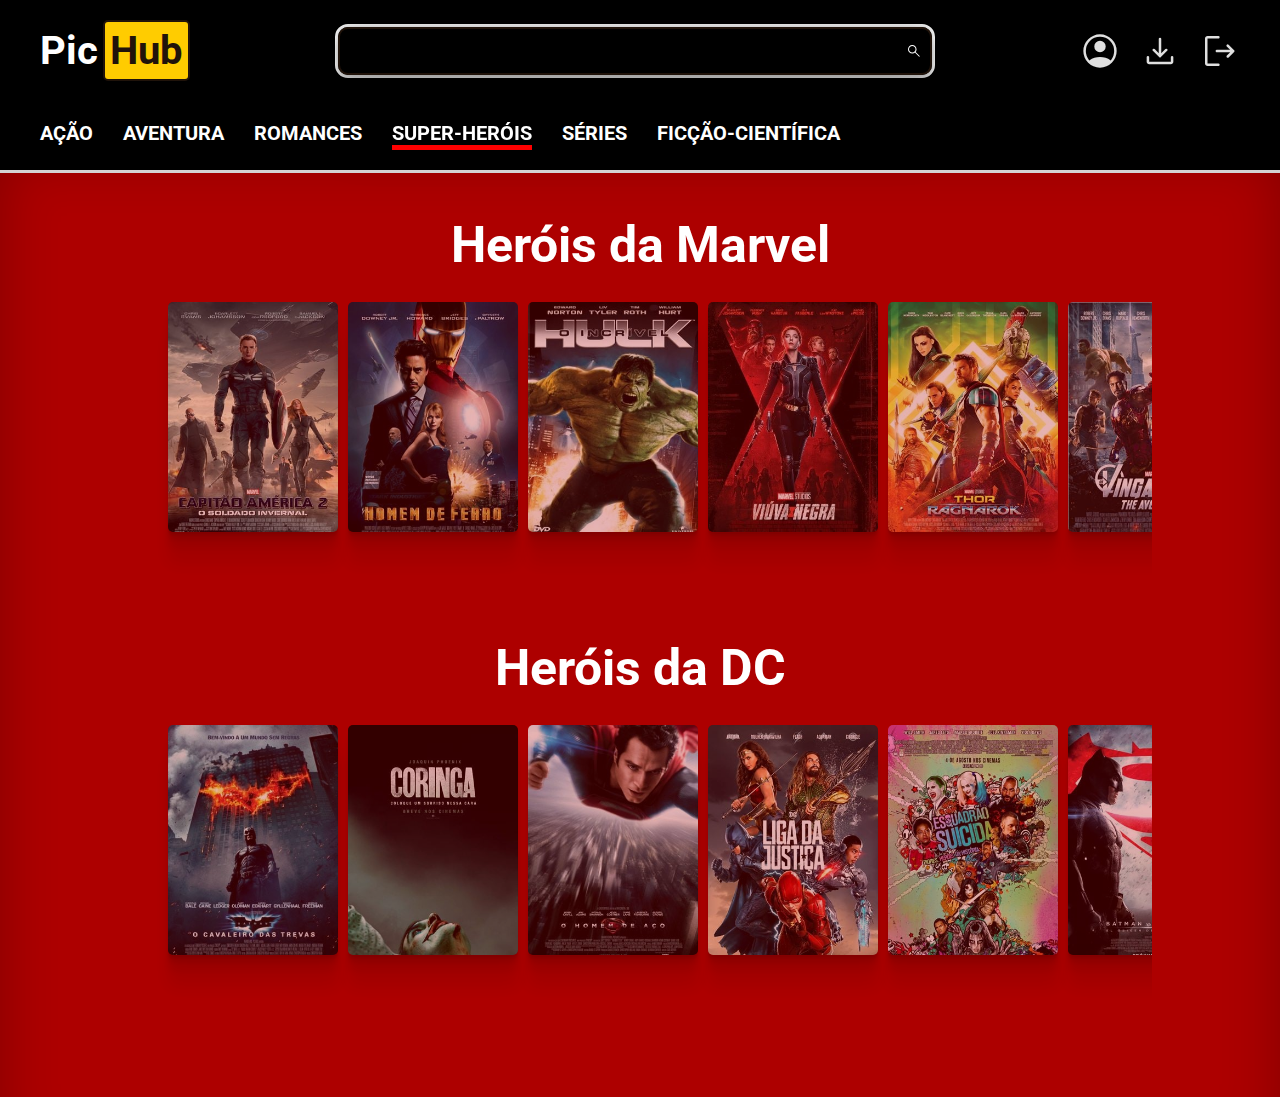
<file: index.html>
<!DOCTYPE html>
<html lang="pt-BR">

<head>
  <meta charset="UTF-8" />
  <meta name="viewport" content="width=device-width, initial-scale=1.0" />
  <link rel="preconnect" href="https://fonts.googleapis.com" />
  <link rel="preconnect" href="https://fonts.gstatic.com" crossorigin />
  <link href="https://fonts.googleapis.com/css2?family=Roboto:wght@400;700&display=swap" rel="stylesheet" />
  <link rel="shortcut icon" href="./assets/icone_pichub.svg" type="image/x-icon" />
  <link rel="stylesheet" href="./css/styles.css" />
  <title>PicHub</title>
</head>

<body>
  <header>
    <figure id="info-logo">
      <figcaption>Pic</figcaption>
      <a href="/">Hub</a>
    </figure>

    <div id="search-group">
      <input>
      <img src="./assets/icone_pesquisa.svg" alt="ícone de pesquisa" width="16px" />
    </div>


    <section id="icons-wrapper">
      <a href="#">
        <img src="./assets/icone_usuario.svg" alt="ícone de usuário" width="40px" />
      </a>
      <a href="https://pirate-bay-proxy.org/pt/">
        <img src="./assets/icone_download.svg" alt="ícone de logout" width="40px" />
      </a>
      <a href="#">
        <img src="./assets/icone_logout.svg" alt="ícone de logout" width="40px" />
      </a>
      <a href="#">
        <img src="./assets/icone_lista.svg" alt="ícone de lista" width="40px" />
      </a>
    </section>

    <nav id="wrapper-navigation">
      <ul>
        <li>
          <a>
            AÇÃO
          </a>
        </li>
        <li>
          <a>
            AVENTURA
          </a>
        </li>
        <li>
          <a>
            ROMANCES
          </a>
        </li>
        <li>
          <a>
            SUPER-HERÓIS
          </a>
        </li>
        <li>
          <a>
            SÉRIES
          </a>
        </li>
        <li>
          <a>
            FICÇÃO-CIENTÍFICA
          </a>
        </li>
      </ul>
    </nav>
  </header>

  <main>
    <h1>Heróis da Marvel</h1>
    <article class="carousel">
      <section class="card-movie">
        <a href="./pages/capitaoAmerica.html">
          <img src="./assets/marvel/capitao-america.jpg" alt="Imagem do filme" />
        </a>
      </section>

      <section class="card-movie">
        <a href="./pages/homemDeFerro.html">
          <img src="./assets/marvel/homem-de-ferro.jpg" alt="Imagem do filme" />
        </a>
      </section>

      <section class="card-movie">
        <a href="./pages/hulk.html">
          <img src="./assets/marvel/hulk.jpg" alt="Imagem do filme" />
        </a>
      </section>

      <section class="card-movie">
        <a href="./pages/viuvaNegra.html">
          <img src="./assets/marvel/viuva-negra.jpg" alt="Imagem do filme" />
        </a>
      </section>

      <section class="card-movie">
        <a href="./pages/thor.html">
          <img src="./assets/marvel/thor.jpg" alt="Imagem do filme" />
        </a>
      </section>

      <section class="card-movie">
        <a href="./pages/vingadores.html">
          <img src="./assets/marvel/vingadores.jpg" alt="Imagem do filme" />
        </a>
      </section>
    </article>

    <h1>Heróis da DC</h1>
    <article class="carousel">
      <section class="card-movie">
        <a href="./pages/batman.html">
          <img src="./assets/dc/batman.jpg" alt="Imagem do filme" />
        </a>
      </section>

      <section class="card-movie">
        <a href="./pages/coringa.html">
          <img src="./assets/dc/coringa.jpg" alt="Imagem do filme" />
        </a>
      </section>

      <section class="card-movie">
        <a href="./pages/superMan.html">
          <img src="./assets/dc/superman.jpg" alt="Imagem do filme" />
        </a>
      </section>

      <section class="card-movie">
        <a href="./pages/ligaDaJustica.html">
          <img src="./assets/dc/liga-da-justica.jpg" alt="Imagem do filme" />
        </a>
      </section>

      <section class="card-movie">
        <a href="./pages/esquadraoSuicida.html">
          <img src="./assets/dc/esquadrao-suicida.jpg" alt="Imagem do filme" />
        </a>
      </section>

      <section class="card-movie">
        <a href="./pages/batmanVsSuperMan.html">
          <img src="./assets/dc/batman-vs-superman.jpg" alt="Imagem do filme" />
        </a>
      </section>
    </article>
  </main>
</body>

</html>
</file>
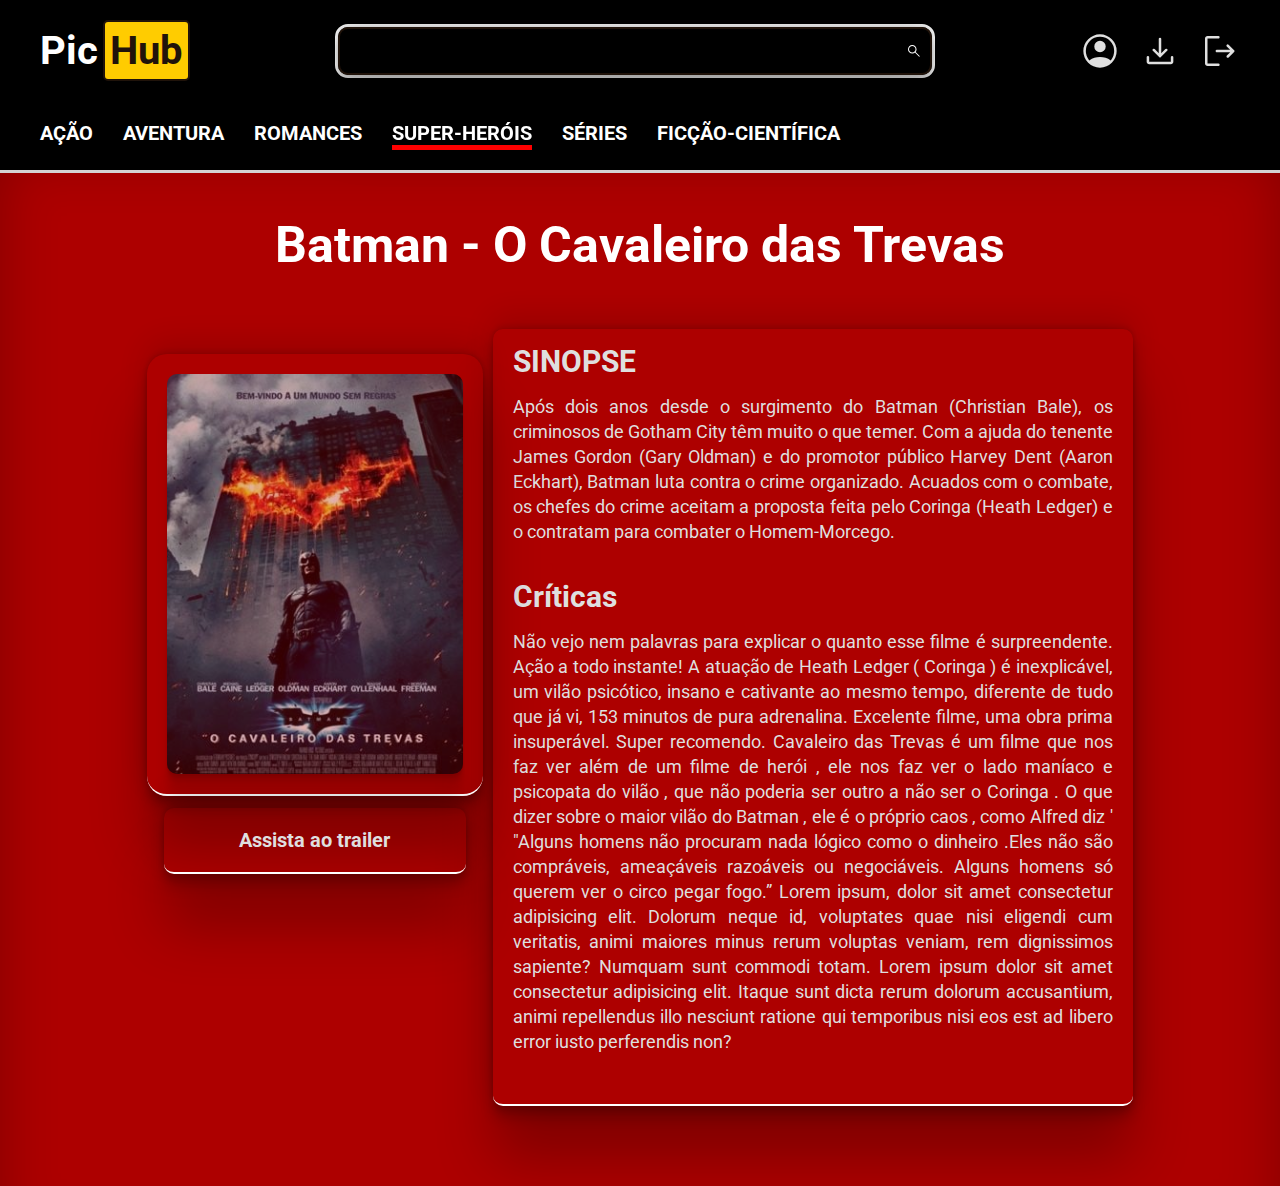
<file: pages/batman.html>
<!DOCTYPE html>
<html lang="pt-BR">

<head>
  <meta charset="UTF-8" />
  <meta name="viewport" content="width=device-width, initial-scale=1.0" />
  <link rel="preconnect" href="https://fonts.googleapis.com" />
  <link rel="preconnect" href="https://fonts.gstatic.com" crossorigin />
  <link href="https://fonts.googleapis.com/css2?family=Roboto:wght@400;700&display=swap" rel="stylesheet" />
  <link rel="shortcut icon" href="../assets/icone_pichub.svg" type="image/x-icon" />
  <link rel="stylesheet" href="../css/styles.css" />
  <title>PicHub</title>
</head>

<body>
 <header>
    <figure id="info-logo">
      <figcaption>Pic</figcaption>
      <a href="/">Hub</a>
    </figure>

    <div id="search-group">
      <input>
      <img src="../assets/icone_pesquisa.svg" alt="ícone de pesquisa" width="16px" />
    </div>


    <section id="icons-wrapper">
      <a href="#">
        <img src="../assets/icone_usuario.svg" alt="ícone de usuário" width="40px" />
      </a>
      <a href="https://pirate-bay-proxy.org/pt/">
        <img src="../assets/icone_download.svg" alt="ícone de logout" width="40px" />
      </a>
      <a href="#">
        <img src="../assets/icone_logout.svg" alt="ícone de logout" width="40px" />
      </a>
      <a href="#">
        <img src="../assets/icone_lista.svg" alt="ícone de lista" width="40px" />
      </a>
    </section>

    <nav id="wrapper-navigation">
      <ul>
        <li>
          <a>
            AÇÃO
          </a>
        </li>
        <li>
          <a>
            AVENTURA
          </a>
        </li>
        <li>
          <a>
            ROMANCES
          </a>
        </li>
        <li>
          <a>
            SUPER-HERÓIS
          </a>
        </li>
        <li>
          <a>
            SÉRIES
          </a>
        </li>
        <li>
          <a>
            FICÇÃO-CIENTÍFICA
          </a>
        </li>
      </ul>
    </nav>
  </header>

  <main>
    <h1>Batman - O Cavaleiro das Trevas</h1>
    <section class="movie-main-box">
      <aside>
        <img src="../assets/dc/batman.jpg" alt="Imagem do filme" />
        <a href="https://www.youtube.com/watch?v=B9_f_73-Yz0" target="_blank">Assista ao trailer</a>
      </aside>

      <section class="sinopse-box">
        <article>
          <h2>SINOPSE</h2>
          <p>
            Após dois anos desde o surgimento do Batman (Christian Bale), os criminosos de Gotham City têm muito o que
            temer. Com a ajuda do tenente James Gordon (Gary Oldman) e do promotor público Harvey Dent (Aaron Eckhart),
            Batman luta contra o crime organizado. Acuados com o combate, os chefes do crime aceitam a proposta feita
            pelo
            Coringa (Heath Ledger) e o contratam para combater o Homem-Morcego.
          </p>
        </article>

        <article>
          <h2>Críticas</h2>
          <p>
            Não vejo nem palavras para explicar o quanto esse filme é surpreendente. Ação a todo instante! A atuação de
            Heath Ledger ( Coringa ) é inexplicável, um vilão psicótico, insano e cativante ao mesmo tempo, diferente de
            tudo que já vi, 153 minutos de pura adrenalina. Excelente filme, uma obra prima insuperável. Super
            recomendo.
            Cavaleiro das Trevas é um filme que nos faz ver além de um filme de herói , ele nos faz ver o lado maníaco e
            psicopata do vilão , que não poderia ser outro a não ser o Coringa . O que dizer sobre o maior vilão do
            Batman
            , ele é o próprio caos , como Alfred diz ' "Alguns homens não procuram nada lógico como o dinheiro .Eles não
            são compráveis, ameaçáveis razoáveis ou negociáveis. Alguns homens só querem ver o circo pegar fogo.”
            Lorem ipsum, dolor sit amet consectetur adipisicing elit. Dolorum neque id, voluptates quae nisi eligendi
            cum veritatis, animi maiores minus rerum voluptas veniam, rem dignissimos sapiente? Numquam sunt commodi
            totam. Lorem ipsum dolor sit amet consectetur adipisicing elit. Itaque sunt dicta rerum dolorum accusantium,
            animi repellendus illo nesciunt ratione qui temporibus nisi eos est ad libero error iusto perferendis non?
          </p>
        </article>
      </section>
    </section>
  </main>
</body>

</html>
</file>
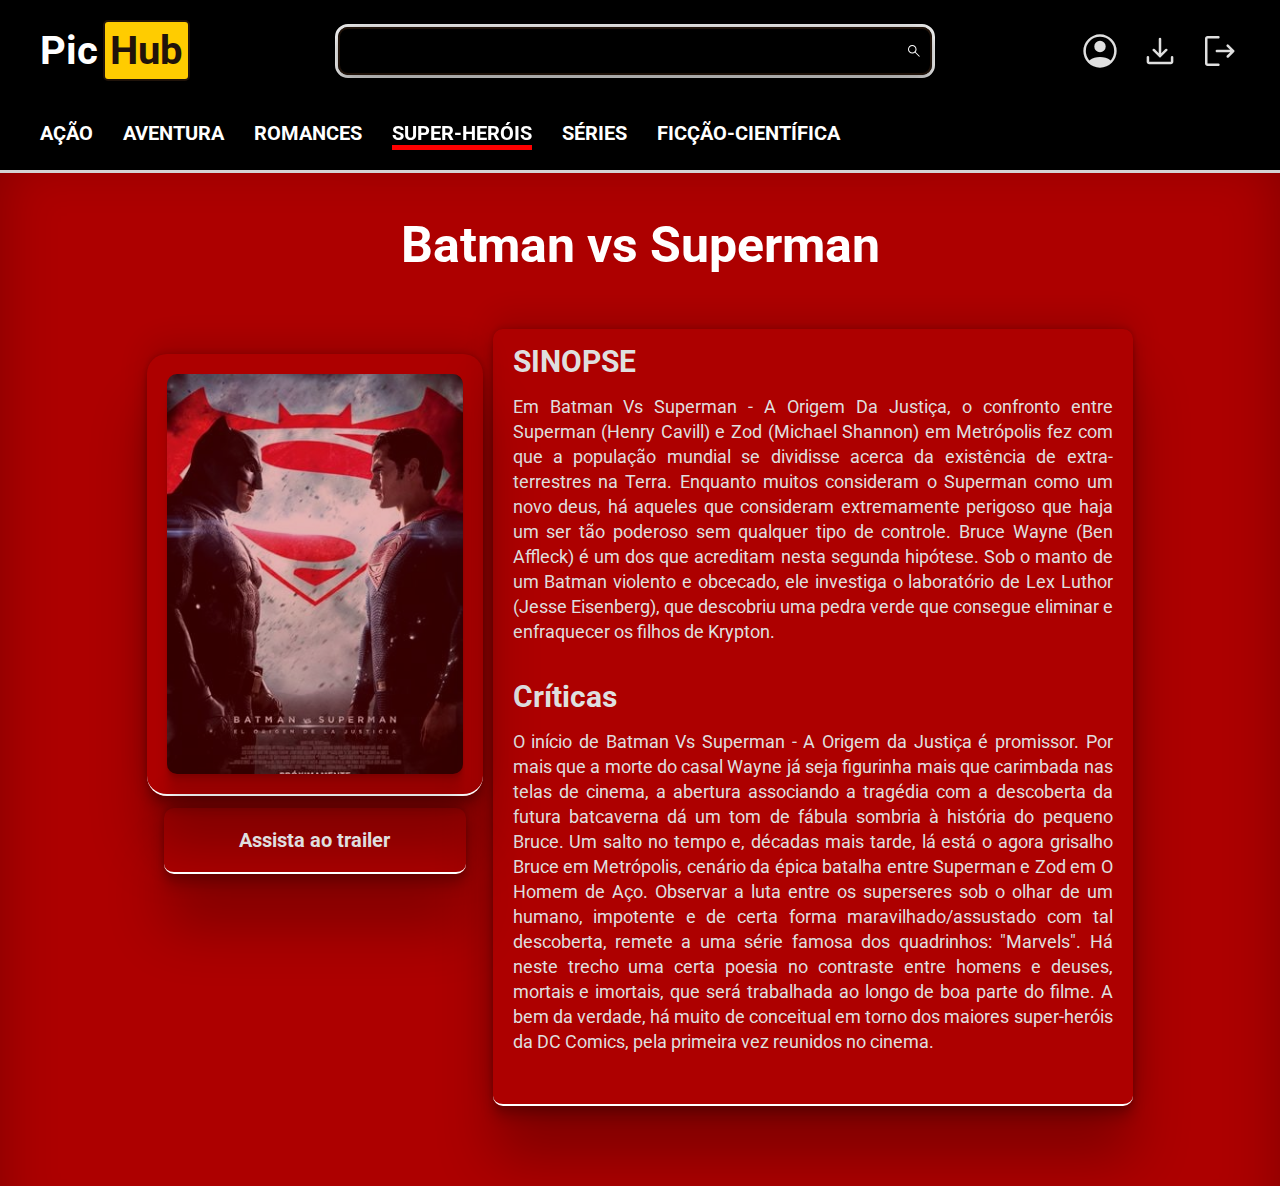
<file: pages/batmanVsSuperMan.html>
<!DOCTYPE html>
<html lang="pt-BR">

<head>
  <meta charset="UTF-8" />
  <meta name="viewport" content="width=device-width, initial-scale=1.0" />
  <link rel="preconnect" href="https://fonts.googleapis.com" />
  <link rel="preconnect" href="https://fonts.gstatic.com" crossorigin />
  <link href="https://fonts.googleapis.com/css2?family=Roboto:wght@400;700&display=swap" rel="stylesheet" />
  <link rel="shortcut icon" href="../assets/icone_pichub.svg" type="image/x-icon" />
  <link rel="stylesheet" href="../css/styles.css" />
  <title>PicHub</title>
</head>

<body>
 <header>
    <figure id="info-logo">
      <figcaption>Pic</figcaption>
      <a href="/">Hub</a>
    </figure>

    <div id="search-group">
      <input>
      <img src="../assets/icone_pesquisa.svg" alt="ícone de pesquisa" width="16px" />
    </div>


    <section id="icons-wrapper">
      <a href="#">
        <img src="../assets/icone_usuario.svg" alt="ícone de usuário" width="40px" />
      </a>
      <a href="https://pirate-bay-proxy.org/pt/">
        <img src="../assets/icone_download.svg" alt="ícone de logout" width="40px" />
      </a>
      <a href="#">
        <img src="../assets/icone_logout.svg" alt="ícone de logout" width="40px" />
      </a>
      <a href="#">
        <img src="../assets/icone_lista.svg" alt="ícone de lista" width="40px" />
      </a>
    </section>

    <nav id="wrapper-navigation">
      <ul>
        <li>
          <a>
            AÇÃO
          </a>
        </li>
        <li>
          <a>
            AVENTURA
          </a>
        </li>
        <li>
          <a>
            ROMANCES
          </a>
        </li>
        <li>
          <a>
            SUPER-HERÓIS
          </a>
        </li>
        <li>
          <a>
            SÉRIES
          </a>
        </li>
        <li>
          <a>
            FICÇÃO-CIENTÍFICA
          </a>
        </li>
      </ul>
    </nav>
  </header>

  <main>
    <h1>Batman vs Superman</h1>
    <section class="movie-main-box">
      <aside>
        <img src="../assets/dc/batman-vs-superman.jpg" alt="Imagem do filme" />
        <a href="https://www.youtube.com/watch?v=B9_f_73-Yz0" target="_blank">Assista ao trailer</a>
      </aside>

      <section class="sinopse-box">
        <article>
          <h2>SINOPSE</h2>
          <p>
            Em Batman Vs Superman - A Origem Da Justiça, o confronto entre Superman (Henry Cavill) e Zod (Michael
            Shannon) em Metrópolis fez com que a população mundial se dividisse acerca da existência de extra-terrestres
            na Terra. Enquanto muitos consideram o Superman como um novo deus, há aqueles que consideram extremamente
            perigoso que haja um ser tão poderoso sem qualquer tipo de controle. Bruce Wayne (Ben Affleck) é um dos que
            acreditam nesta segunda hipótese. Sob o manto de um Batman violento e obcecado, ele investiga o laboratório
            de Lex Luthor (Jesse Eisenberg), que descobriu uma pedra verde que consegue eliminar e enfraquecer os filhos
            de Krypton.
          </p>
        </article>
        <article>
          <h2>Críticas</h2>

          <p>
            O início de Batman Vs Superman - A Origem da Justiça é promissor. Por mais que a morte do casal Wayne já
            seja figurinha mais que carimbada nas telas de cinema, a abertura associando a tragédia com a descoberta da
            futura batcaverna dá um tom de fábula sombria à história do pequeno Bruce. Um salto no tempo e, décadas mais
            tarde, lá está o agora grisalho Bruce em Metrópolis, cenário da épica batalha entre Superman e Zod em O
            Homem de Aço. Observar a luta entre os superseres sob o olhar de um humano, impotente e de certa forma
            maravilhado/assustado com tal descoberta, remete a uma série famosa dos quadrinhos: "Marvels". Há neste
            trecho uma certa poesia no contraste entre homens e deuses, mortais e imortais, que será trabalhada ao longo
            de boa parte do filme. A bem da verdade, há muito de conceitual em torno dos maiores super-heróis da DC
            Comics, pela primeira vez reunidos no cinema.
          </p>

        </article>
      </section>
  </main>
</body>

</html>
</file>
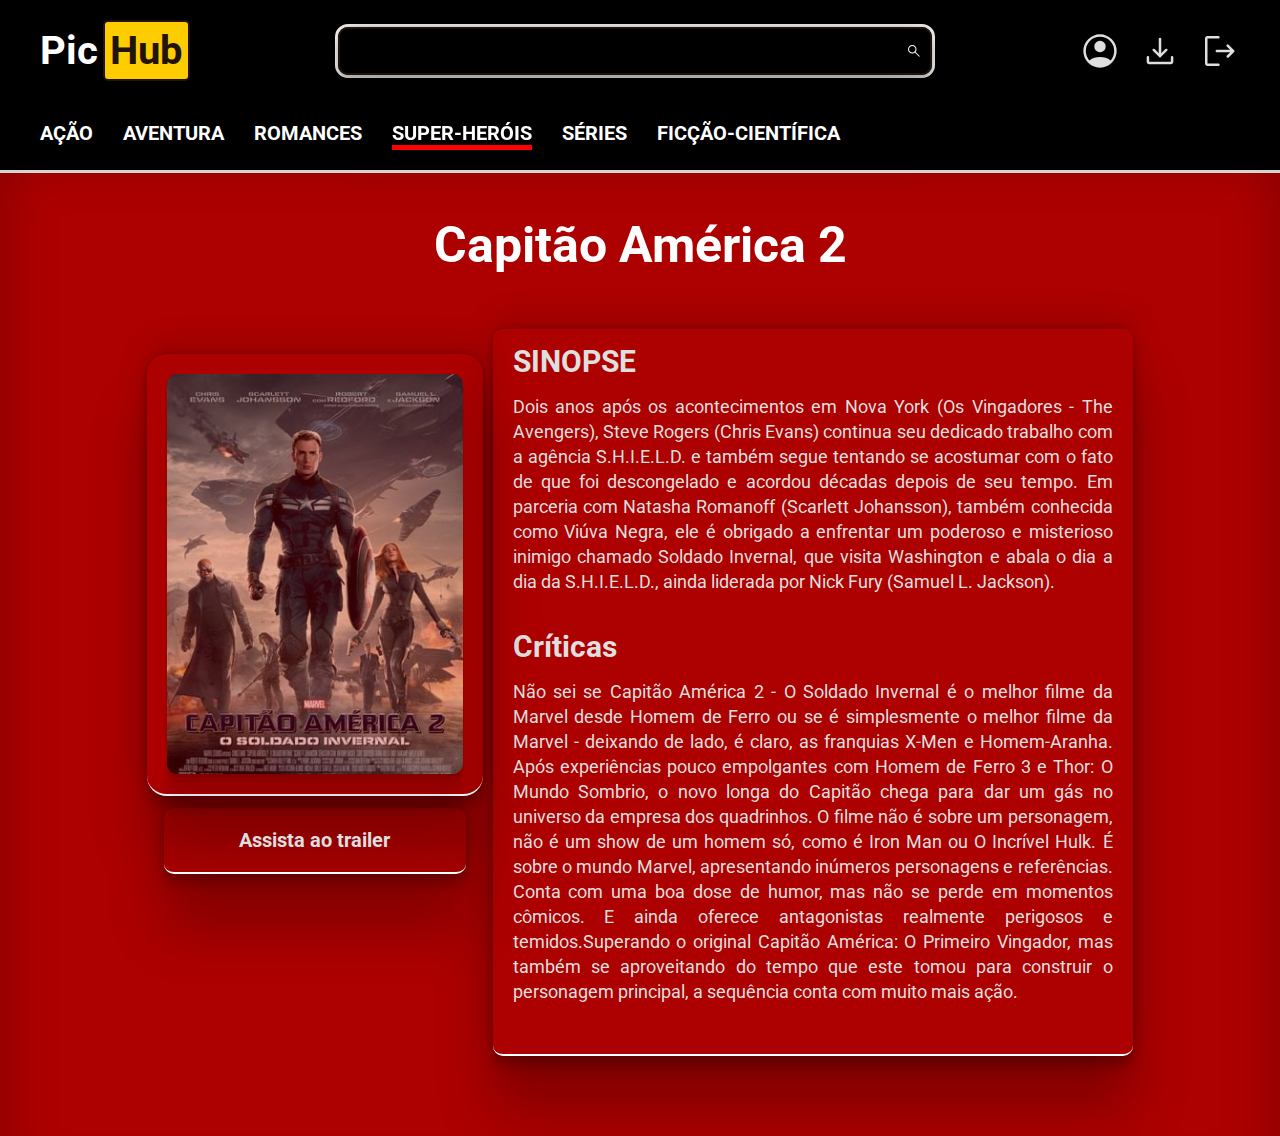
<file: pages/capitaoAmerica.html>
<!DOCTYPE html>
<html lang="pt-BR">

<head>
  <meta charset="UTF-8" />
  <meta name="viewport" content="width=device-width, initial-scale=1.0" />
  <link rel="preconnect" href="https://fonts.googleapis.com" />
  <link rel="preconnect" href="https://fonts.gstatic.com" crossorigin />
  <link href="https://fonts.googleapis.com/css2?family=Roboto:wght@400;700&display=swap" rel="stylesheet" />
  <link rel="shortcut icon" href="../assets/icone_pichub.svg" type="image/x-icon" />
  <link rel="stylesheet" href="../css/styles.css" />
  <title>PicHub</title>
</head>

<body>
 <header>
    <figure id="info-logo">
      <figcaption>Pic</figcaption>
      <a href="/">Hub</a>
    </figure>

    <div id="search-group">
      <input>
      <img src="../assets/icone_pesquisa.svg" alt="ícone de pesquisa" width="16px" />
    </div>


    <section id="icons-wrapper">
      <a href="#">
        <img src="../assets/icone_usuario.svg" alt="ícone de usuário" width="40px" />
      </a>
      <a href="https://pirate-bay-proxy.org/pt/">
        <img src="../assets/icone_download.svg" alt="ícone de logout" width="40px" />
      </a>
      <a href="#">
        <img src="../assets/icone_logout.svg" alt="ícone de logout" width="40px" />
      </a>
      <a href="#">
        <img src="../assets/icone_lista.svg" alt="ícone de lista" width="40px" />
      </a>
    </section>

    <nav id="wrapper-navigation">
      <ul>
        <li>
          <a>
            AÇÃO
          </a>
        </li>
        <li>
          <a>
            AVENTURA
          </a>
        </li>
        <li>
          <a>
            ROMANCES
          </a>
        </li>
        <li>
          <a>
            SUPER-HERÓIS
          </a>
        </li>
        <li>
          <a>
            SÉRIES
          </a>
        </li>
        <li>
          <a>
            FICÇÃO-CIENTÍFICA
          </a>
        </li>
      </ul>
    </nav>
  </header>
  <main>
    <h1>Capitão América 2</h1>
    <section class="movie-main-box">
      <aside>
        <img src="../assets/marvel/capitao-america.jpg" alt="Imagem do filme" />
        <a href="https://www.youtube.com/watch?v=B9_f_73-Yz0" target="_blank">Assista ao trailer</a>
      </aside>

      <section class="sinopse-box">
        <article>
          <h2>SINOPSE</h2>
          <p>
            Dois anos após os acontecimentos em Nova York (Os Vingadores - The Avengers), Steve Rogers (Chris Evans)
            continua seu dedicado trabalho com a agência S.H.I.E.L.D. e também segue tentando se acostumar com o fato de
            que foi descongelado e acordou décadas depois de seu tempo. Em parceria com Natasha Romanoff (Scarlett
            Johansson), também conhecida como Viúva Negra, ele é obrigado a enfrentar um poderoso e misterioso inimigo
            chamado Soldado Invernal, que visita Washington e abala o dia a dia da S.H.I.E.L.D., ainda liderada por Nick
            Fury (Samuel L. Jackson).
          </p>
        </article>
        <article>
          <h2>Críticas</h2>

          <p>
            Não sei se Capitão América 2 - O Soldado Invernal é o melhor filme da Marvel desde Homem de Ferro ou se é
            simplesmente o melhor filme da Marvel - deixando de lado, é claro, as franquias X-Men e Homem-Aranha. Após
            experiências pouco empolgantes com Homem de Ferro 3 e Thor: O Mundo Sombrio, o novo longa do Capitão chega
            para dar um gás no universo da empresa dos quadrinhos. O filme não é sobre um personagem, não é um show de
            um homem só, como é Iron Man ou O Incrível Hulk. É sobre o mundo Marvel, apresentando inúmeros personagens e
            referências. Conta com uma boa dose de humor, mas não se perde em momentos cômicos. E ainda oferece
            antagonistas realmente perigosos e temidos.Superando o original Capitão América: O Primeiro Vingador, mas
            também se aproveitando do tempo que este tomou para construir o personagem principal, a sequência conta com
            muito mais ação.
          </p>
        </article>
      </section>
  </main>
</body>

</html>
</file>
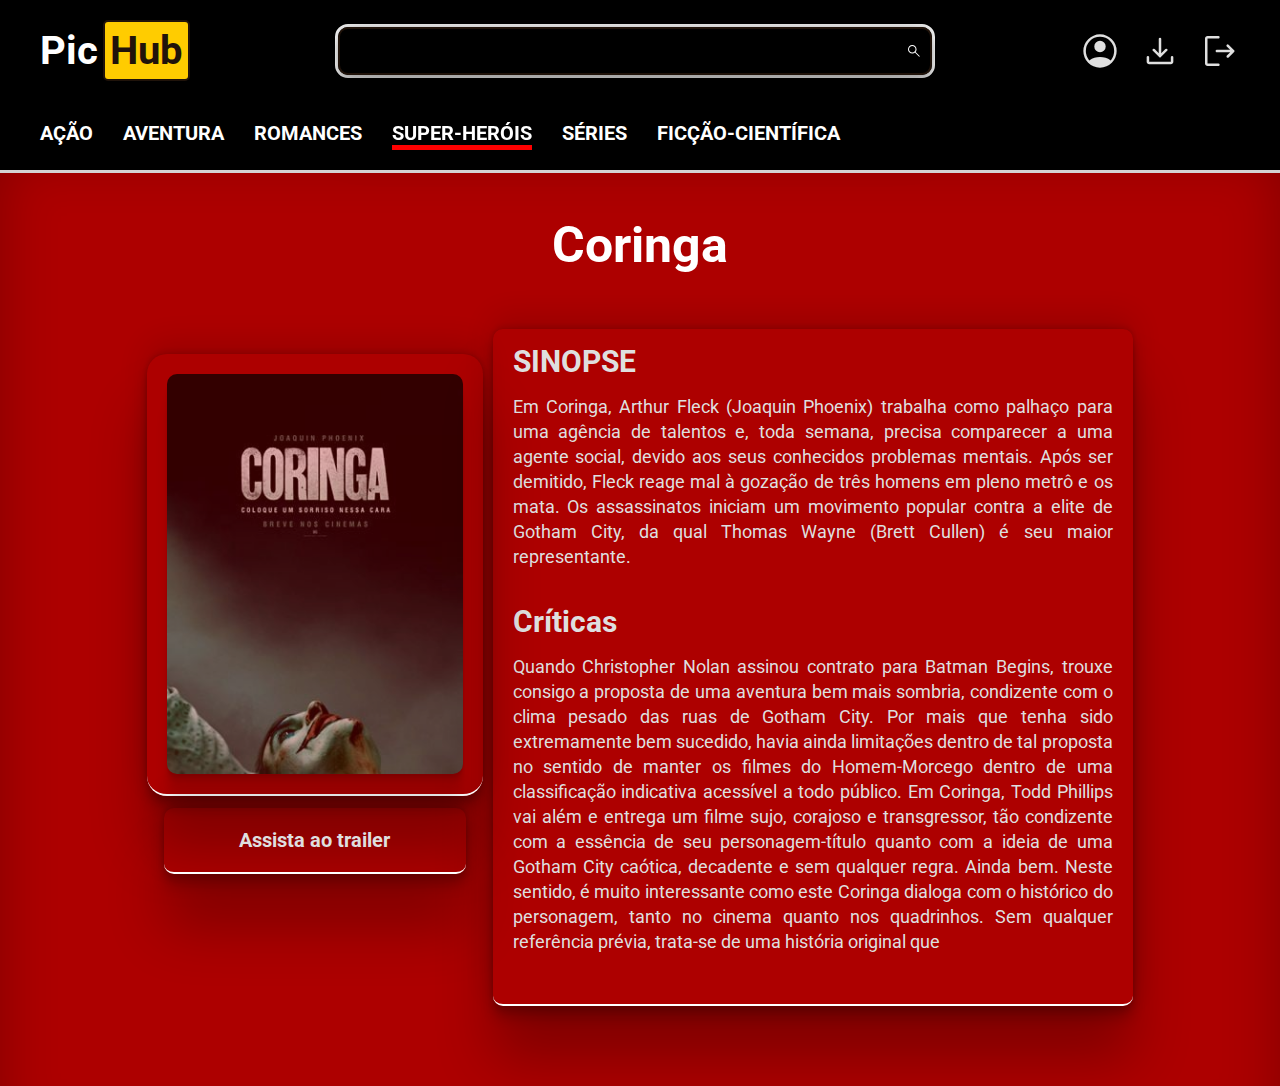
<file: pages/coringa.html>
<!DOCTYPE html>
<html lang="pt-BR">

<head>
  <meta charset="UTF-8" />
  <meta name="viewport" content="width=device-width, initial-scale=1.0" />
  <link rel="preconnect" href="https://fonts.googleapis.com" />
  <link rel="preconnect" href="https://fonts.gstatic.com" crossorigin />
  <link href="https://fonts.googleapis.com/css2?family=Roboto:wght@400;700&display=swap" rel="stylesheet" />
  <link rel="shortcut icon" href="../assets/icone_pichub.svg" type="image/x-icon" />
  <link rel="stylesheet" href="../css/styles.css" />
  <title>PicHub</title>
</head>

<body>
 <header>
    <figure id="info-logo">
      <figcaption>Pic</figcaption>
      <a href="/">Hub</a>
    </figure>

    <div id="search-group">
      <input>
      <img src="../assets/icone_pesquisa.svg" alt="ícone de pesquisa" width="16px" />
    </div>


    <section id="icons-wrapper">
      <a href="#">
        <img src="../assets/icone_usuario.svg" alt="ícone de usuário" width="40px" />
      </a>
      <a href="https://pirate-bay-proxy.org/pt/">
        <img src="../assets/icone_download.svg" alt="ícone de logout" width="40px" />
      </a>
      <a href="#">
        <img src="../assets/icone_logout.svg" alt="ícone de logout" width="40px" />
      </a>
      <a href="#">
        <img src="../assets/icone_lista.svg" alt="ícone de lista" width="40px" />
      </a>
    </section>

    <nav id="wrapper-navigation">
      <ul>
        <li>
          <a>
            AÇÃO
          </a>
        </li>
        <li>
          <a>
            AVENTURA
          </a>
        </li>
        <li>
          <a>
            ROMANCES
          </a>
        </li>
        <li>
          <a>
            SUPER-HERÓIS
          </a>
        </li>
        <li>
          <a>
            SÉRIES
          </a>
        </li>
        <li>
          <a>
            FICÇÃO-CIENTÍFICA
          </a>
        </li>
      </ul>
    </nav>
  </header>
  <main>
    <h1>Coringa</h1>
    <section class="movie-main-box">
      <aside>
        <img src="../assets/dc/coringa.jpg" alt="Imagem do filme" />
        <a href="https://www.youtube.com/watch?v=B9_f_73-Yz0" target="_blank">Assista ao trailer</a>
      </aside>

      <section class="sinopse-box">
        <article>
          <h2>SINOPSE</h2>
          <p>
            Em Coringa, Arthur Fleck (Joaquin Phoenix) trabalha como palhaço para uma agência de talentos e, toda
            semana,
            precisa comparecer a uma agente social, devido aos seus conhecidos problemas mentais. Após ser demitido,
            Fleck
            reage mal à gozação de três homens em pleno metrô e os mata. Os assassinatos iniciam um movimento popular
            contra a elite de Gotham City, da qual Thomas Wayne (Brett Cullen) é seu maior representante.
          </p>
        </article>
        <article>
          <h2>Críticas</h2>
          <p>
            Quando Christopher Nolan assinou contrato para Batman Begins, trouxe consigo a proposta de uma aventura bem
            mais sombria, condizente com o clima pesado das ruas de Gotham City. Por mais que tenha sido extremamente
            bem
            sucedido, havia ainda limitações dentro de tal proposta no sentido de manter os filmes do Homem-Morcego
            dentro
            de uma classificação indicativa acessível a todo público. Em Coringa, Todd Phillips vai além e entrega um
            filme sujo, corajoso e transgressor, tão condizente com a essência de seu personagem-título quanto com a
            ideia
            de uma Gotham City caótica, decadente e sem qualquer regra. Ainda bem. Neste sentido, é muito interessante
            como este Coringa dialoga com o histórico do personagem, tanto no cinema quanto nos quadrinhos. Sem qualquer
            referência prévia, trata-se de uma história original que
          </p>
        </article>
      </section>
  </main>
</body>

</html>
</file>
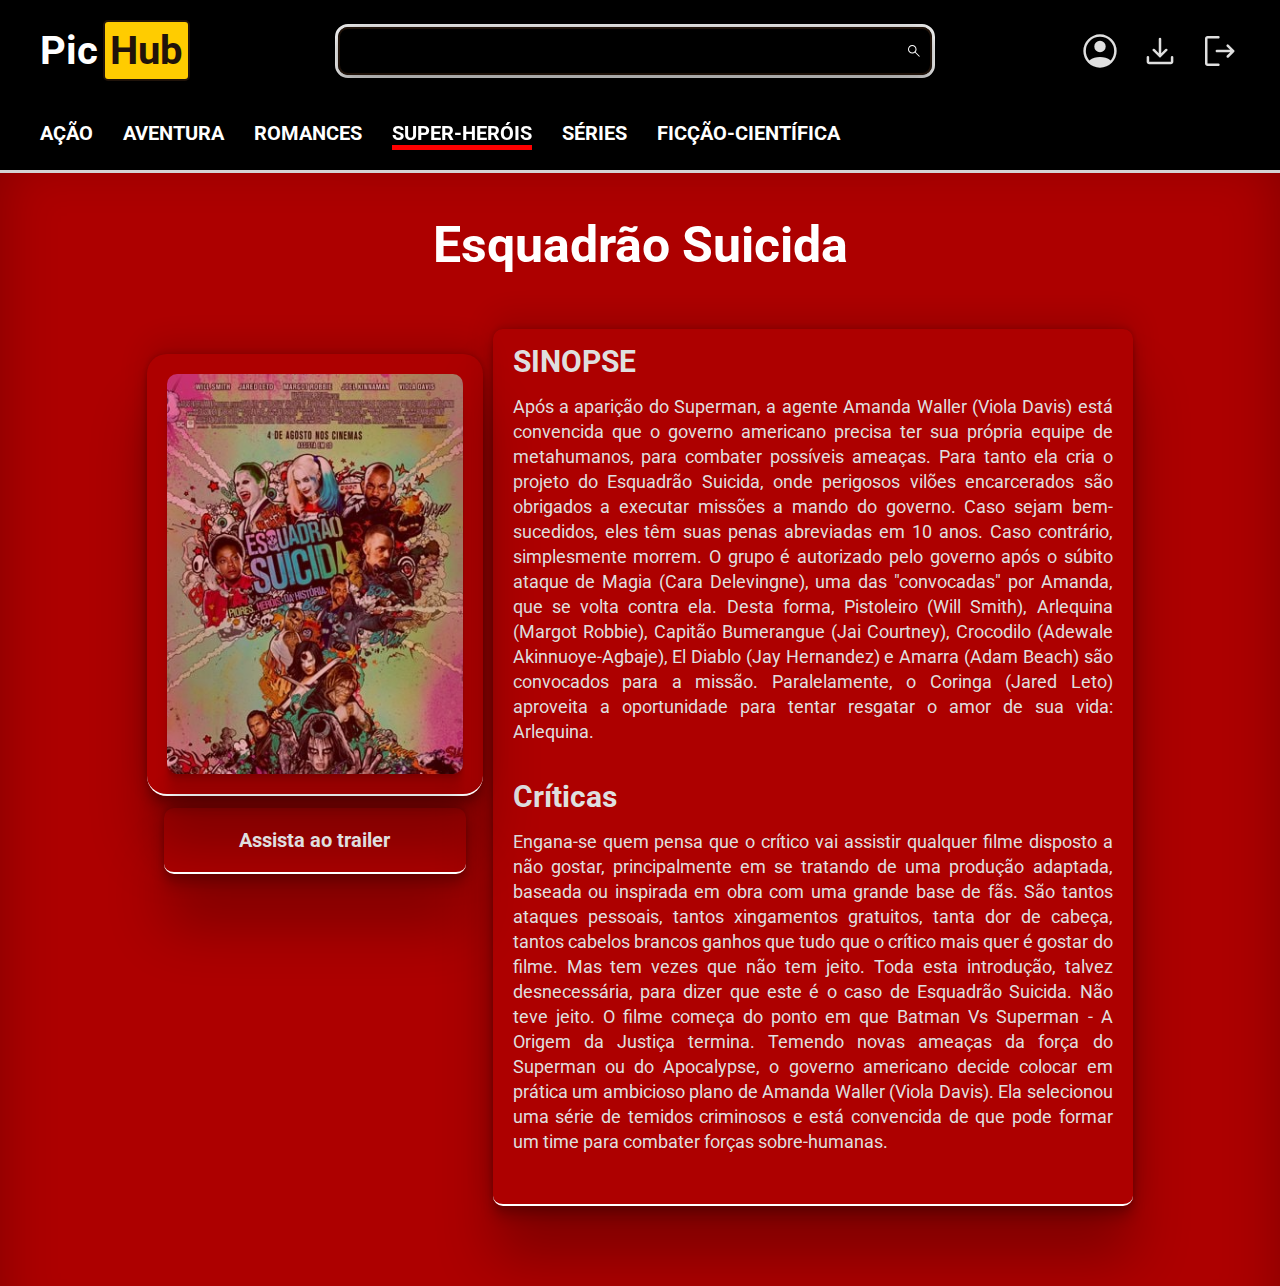
<file: pages/esquadraoSuicida.html>
<!DOCTYPE html>
<html lang="pt-BR">

<head>
  <meta charset="UTF-8" />
  <meta name="viewport" content="width=device-width, initial-scale=1.0" />
  <link rel="preconnect" href="https://fonts.googleapis.com" />
  <link rel="preconnect" href="https://fonts.gstatic.com" crossorigin />
  <link href="https://fonts.googleapis.com/css2?family=Roboto:wght@400;700&display=swap" rel="stylesheet" />
  <link rel="shortcut icon" href="../assets/icone_pichub.svg" type="image/x-icon" />
  <link rel="stylesheet" href="../css/styles.css" />
  <title>PicHub</title>
</head>

<body>
 <header>
    <figure id="info-logo">
      <figcaption>Pic</figcaption>
      <a href="/">Hub</a>
    </figure>

    <div id="search-group">
      <input>
      <img src="../assets/icone_pesquisa.svg" alt="ícone de pesquisa" width="16px" />
    </div>


    <section id="icons-wrapper">
      <a href="#">
        <img src="../assets/icone_usuario.svg" alt="ícone de usuário" width="40px" />
      </a>
      <a href="https://pirate-bay-proxy.org/pt/">
        <img src="../assets/icone_download.svg" alt="ícone de logout" width="40px" />
      </a>
      <a href="#">
        <img src="../assets/icone_logout.svg" alt="ícone de logout" width="40px" />
      </a>
      <a href="#">
        <img src="../assets/icone_lista.svg" alt="ícone de lista" width="40px" />
      </a>
    </section>

    <nav id="wrapper-navigation">
      <ul>
        <li>
          <a>
            AÇÃO
          </a>
        </li>
        <li>
          <a>
            AVENTURA
          </a>
        </li>
        <li>
          <a>
            ROMANCES
          </a>
        </li>
        <li>
          <a>
            SUPER-HERÓIS
          </a>
        </li>
        <li>
          <a>
            SÉRIES
          </a>
        </li>
        <li>
          <a>
            FICÇÃO-CIENTÍFICA
          </a>
        </li>
      </ul>
    </nav>
  </header>
  <main>
    <h1>Esquadrão Suicida</h1>
    <section class="movie-main-box">
      <aside>
        <img src="../assets/dc/esquadrao-suicida.jpg" alt="Imagem do filme" />
        <a href="https://www.youtube.com/watch?v=B9_f_73-Yz0" target="_blank">Assista ao trailer</a>
      </aside>

      <section class="sinopse-box">
        <article>
          <h2>SINOPSE</h2>
          <p>
            Após a aparição do Superman, a agente Amanda Waller (Viola Davis) está convencida que o governo americano
            precisa ter sua própria equipe de metahumanos, para combater possíveis ameaças. Para tanto ela cria o
            projeto do Esquadrão Suicida, onde perigosos vilões encarcerados são obrigados a executar missões a mando do
            governo. Caso sejam bem-sucedidos, eles têm suas penas abreviadas em 10 anos. Caso contrário, simplesmente
            morrem. O grupo é autorizado pelo governo após o súbito ataque de Magia (Cara Delevingne), uma das
            "convocadas" por Amanda, que se volta contra ela. Desta forma, Pistoleiro (Will Smith), Arlequina (Margot
            Robbie), Capitão Bumerangue (Jai Courtney), Crocodilo (Adewale Akinnuoye-Agbaje), El Diablo (Jay Hernandez)
            e Amarra (Adam Beach) são convocados para a missão. Paralelamente, o Coringa (Jared Leto) aproveita a
            oportunidade para tentar resgatar o amor de sua vida: Arlequina.
          </p>
        </article>
        <article>
          <h2>Críticas</h2>

          <p>
            Engana-se quem pensa que o crítico vai assistir qualquer filme disposto a não gostar, principalmente em se
            tratando de uma produção adaptada, baseada ou inspirada em obra com uma grande base de fãs. São tantos
            ataques pessoais, tantos xingamentos gratuitos, tanta dor de cabeça, tantos cabelos brancos ganhos que tudo
            que o crítico mais quer é gostar do filme. Mas tem vezes que não tem jeito. Toda esta introdução, talvez
            desnecessária, para dizer que este é o caso de Esquadrão Suicida. Não teve jeito. O filme começa do ponto em
            que Batman Vs Superman - A Origem da Justiça termina. Temendo novas ameaças da força do Superman ou do
            Apocalypse, o governo americano decide colocar em prática um ambicioso plano de Amanda Waller (Viola Davis).
            Ela selecionou uma série de temidos criminosos e está convencida de que pode formar um time para combater
            forças sobre-humanas.
          </p>

        </article>
      </section>
  </main>
</body>

</html>
</file>
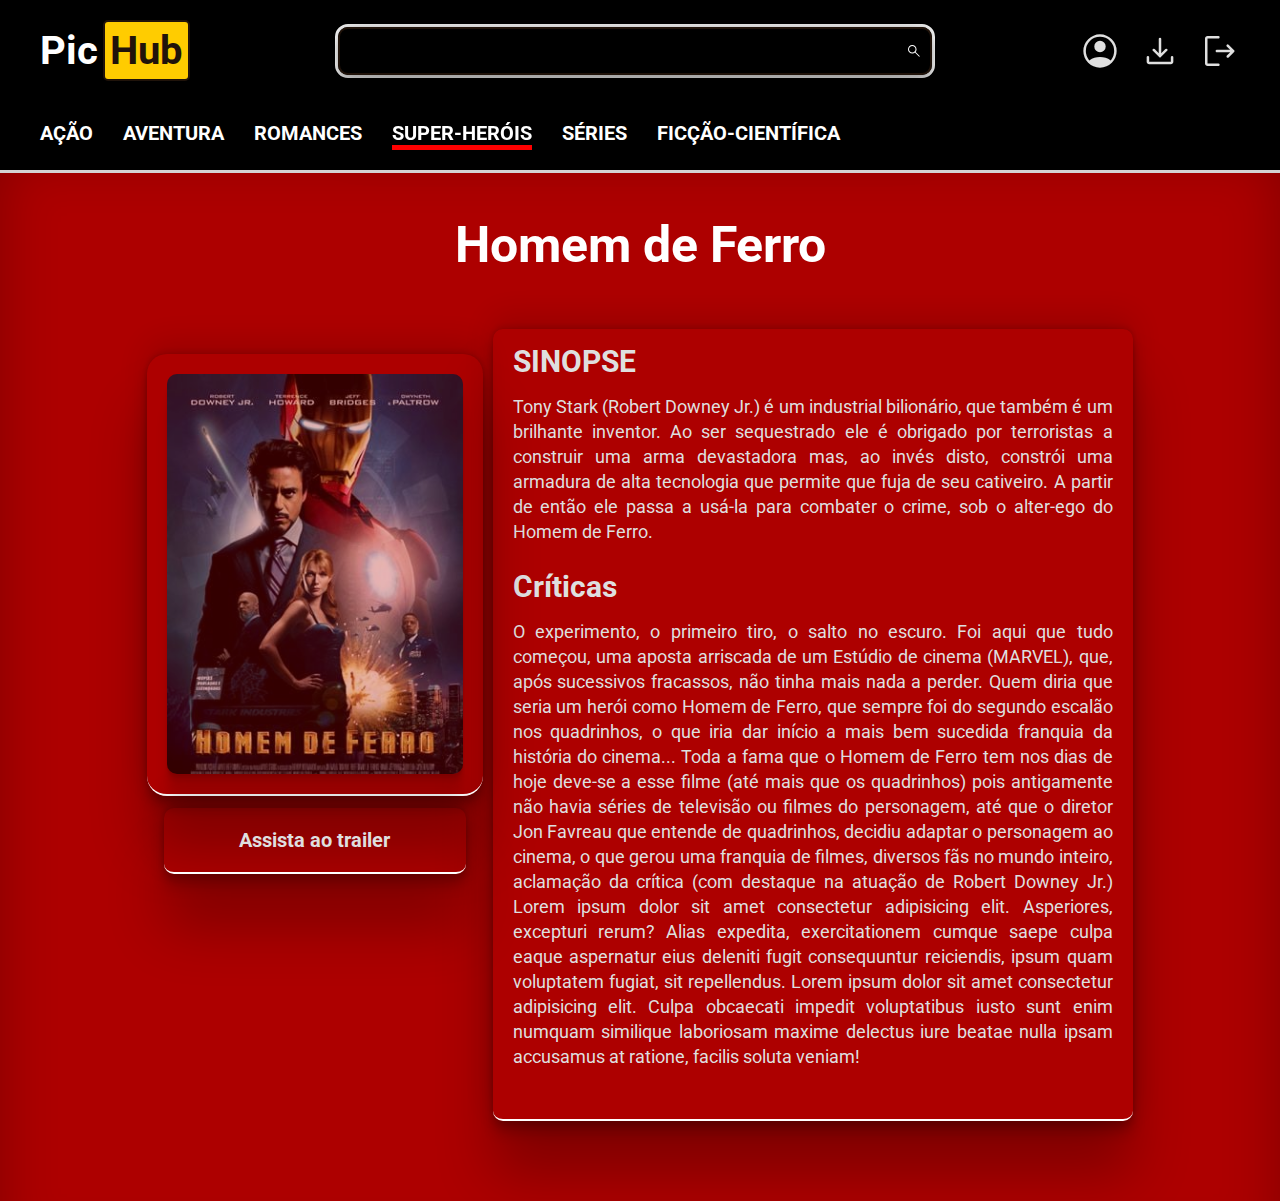
<file: pages/homemDeFerro.html>
<!DOCTYPE html>
<html lang="pt-BR">

<head>
  <meta charset="UTF-8" />
  <meta name="viewport" content="width=device-width, initial-scale=1.0" />
  <link rel="preconnect" href="https://fonts.googleapis.com" />
  <link rel="preconnect" href="https://fonts.gstatic.com" crossorigin />
  <link href="https://fonts.googleapis.com/css2?family=Roboto:wght@400;700&display=swap" rel="stylesheet" />
  <link rel="shortcut icon" href="../assets/icone_pichub.svg" type="image/x-icon" />
  <link rel="stylesheet" href="../css/styles.css" />
  <title>PicHub</title>
</head>

<body>
 <header>
    <figure id="info-logo">
      <figcaption>Pic</figcaption>
      <a href="/">Hub</a>
    </figure>

    <div id="search-group">
      <input>
      <img src="../assets/icone_pesquisa.svg" alt="ícone de pesquisa" width="16px" />
    </div>


    <section id="icons-wrapper">
      <a href="#">
        <img src="../assets/icone_usuario.svg" alt="ícone de usuário" width="40px" />
      </a>
      <a href="https://pirate-bay-proxy.org/pt/">
        <img src="../assets/icone_download.svg" alt="ícone de logout" width="40px" />
      </a>
      <a href="#">
        <img src="../assets/icone_logout.svg" alt="ícone de logout" width="40px" />
      </a>
      <a href="#">
        <img src="../assets/icone_lista.svg" alt="ícone de lista" width="40px" />
      </a>
    </section>

    <nav id="wrapper-navigation">
      <ul>
        <li>
          <a>
            AÇÃO
          </a>
        </li>
        <li>
          <a>
            AVENTURA
          </a>
        </li>
        <li>
          <a>
            ROMANCES
          </a>
        </li>
        <li>
          <a>
            SUPER-HERÓIS
          </a>
        </li>
        <li>
          <a>
            SÉRIES
          </a>
        </li>
        <li>
          <a>
            FICÇÃO-CIENTÍFICA
          </a>
        </li>
      </ul>
    </nav>
  </header>
  <main>
    <h1>Homem de Ferro</h1>
    <section class="movie-main-box">
      <aside>
        <img src="../assets/marvel/homem-de-ferro.jpg" alt="Imagem do filme" />
        <a href="https://www.youtube.com/watch?v=B9_f_73-Yz0" target="_blank">Assista ao trailer</a>
      </aside>

      <section class="sinopse-box">
        <article>
          <h2>SINOPSE</h2>
          <p>
            Tony Stark (Robert Downey Jr.) é um industrial bilionário, que também é um brilhante inventor. Ao ser
            sequestrado ele é obrigado por terroristas a construir uma arma devastadora mas, ao invés disto, constrói
            uma armadura de alta tecnologia que permite que fuja de seu cativeiro. A partir de então ele passa a usá-la
            para combater o crime, sob o alter-ego do Homem de Ferro.
          </p>
          <h2>Críticas</h2>

          <p>
            O experimento, o primeiro tiro, o salto no escuro. Foi aqui que tudo começou, uma aposta arriscada de um
            Estúdio de cinema (MARVEL), que, após sucessivos fracassos, não tinha mais nada a perder. Quem diria que
            seria um herói como Homem de Ferro, que sempre foi do segundo escalão nos quadrinhos, o que iria dar início
            a mais bem sucedida franquia da história do cinema... Toda a fama que o Homem de Ferro tem nos dias de hoje
            deve-se a esse filme (até mais que os quadrinhos) pois antigamente não havia séries de televisão ou filmes
            do personagem, até que o diretor Jon Favreau que entende de quadrinhos, decidiu adaptar o personagem ao
            cinema, o que gerou uma franquia de filmes, diversos fãs no mundo inteiro, aclamação da crítica (com
            destaque na atuação de Robert Downey Jr.)
            Lorem ipsum dolor sit amet consectetur adipisicing elit. Asperiores, excepturi rerum? Alias expedita,
            exercitationem cumque saepe culpa eaque aspernatur eius deleniti fugit consequuntur reiciendis, ipsum quam
            voluptatem fugiat, sit repellendus. Lorem ipsum dolor sit amet consectetur adipisicing elit. Culpa obcaecati
            impedit voluptatibus iusto sunt enim numquam similique laboriosam maxime delectus iure beatae nulla ipsam
            accusamus at ratione, facilis soluta veniam!
          </p>
        </article>
      </section>
  </main>
</body>

</html>
</file>
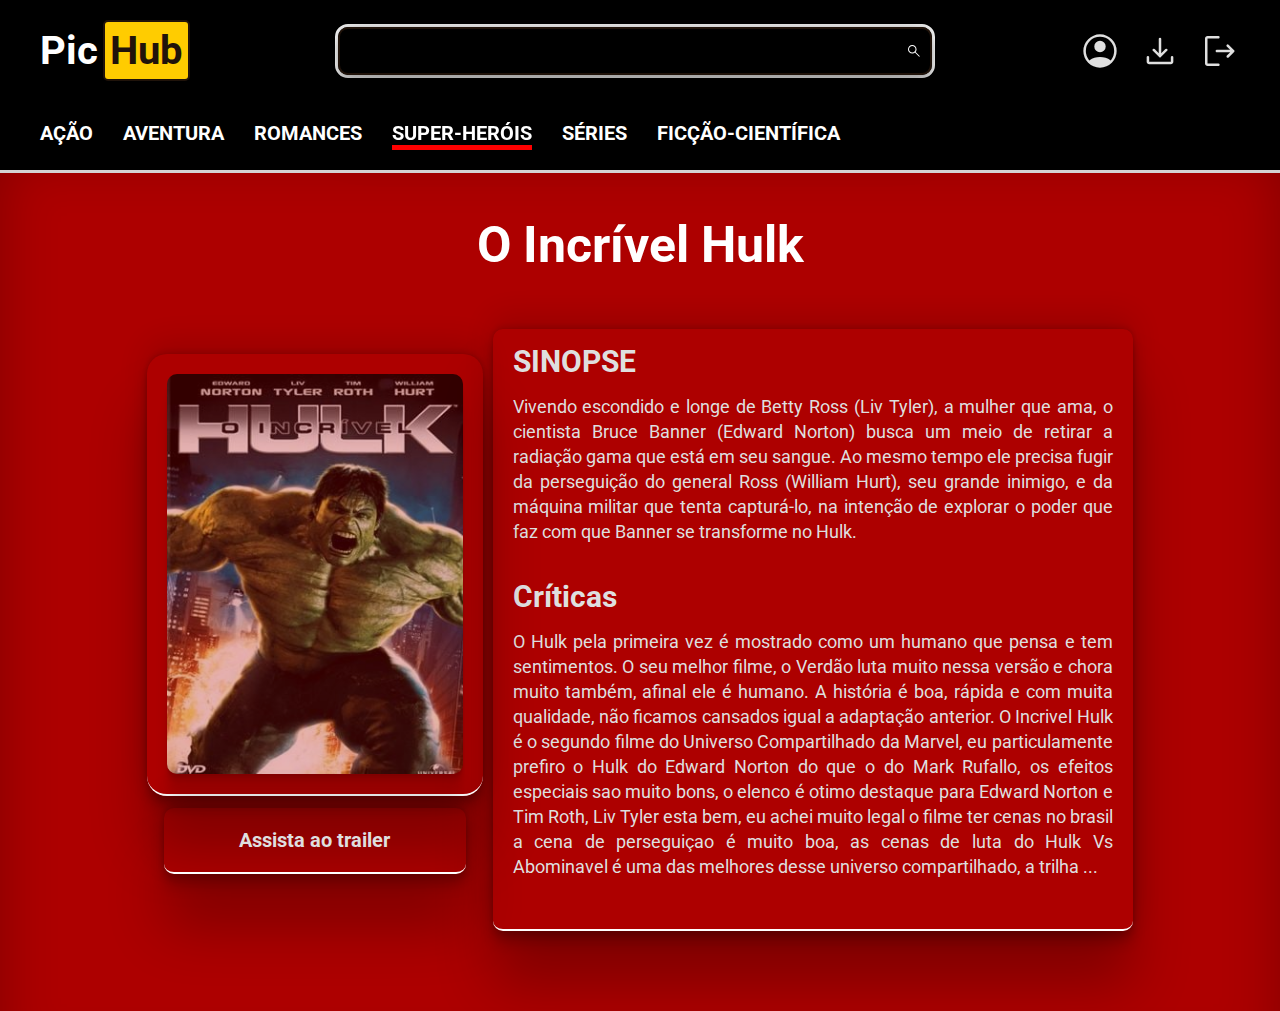
<file: pages/hulk.html>
<!DOCTYPE html>
<html lang="pt-BR">

<head>
  <meta charset="UTF-8" />
  <meta name="viewport" content="width=device-width, initial-scale=1.0" />
  <link rel="preconnect" href="https://fonts.googleapis.com" />
  <link rel="preconnect" href="https://fonts.gstatic.com" crossorigin />
  <link href="https://fonts.googleapis.com/css2?family=Roboto:wght@400;700&display=swap" rel="stylesheet" />
  <link rel="shortcut icon" href="../assets/icone_pichub.svg" type="image/x-icon" />
  <link rel="stylesheet" href="../css/styles.css" />
  <title>PicHub</title>
</head>

<body>
 <header>
    <figure id="info-logo">
      <figcaption>Pic</figcaption>
      <a href="/">Hub</a>
    </figure>

    <div id="search-group">
      <input>
      <img src="../assets/icone_pesquisa.svg" alt="ícone de pesquisa" width="16px" />
    </div>


    <section id="icons-wrapper">
      <a href="#">
        <img src="../assets/icone_usuario.svg" alt="ícone de usuário" width="40px" />
      </a>
      <a href="https://pirate-bay-proxy.org/pt/">
        <img src="../assets/icone_download.svg" alt="ícone de logout" width="40px" />
      </a>
      <a href="#">
        <img src="../assets/icone_logout.svg" alt="ícone de logout" width="40px" />
      </a>
      <a href="#">
        <img src="../assets/icone_lista.svg" alt="ícone de lista" width="40px" />
      </a>
    </section>

    <nav id="wrapper-navigation">
      <ul>
        <li>
          <a>
            AÇÃO
          </a>
        </li>
        <li>
          <a>
            AVENTURA
          </a>
        </li>
        <li>
          <a>
            ROMANCES
          </a>
        </li>
        <li>
          <a>
            SUPER-HERÓIS
          </a>
        </li>
        <li>
          <a>
            SÉRIES
          </a>
        </li>
        <li>
          <a>
            FICÇÃO-CIENTÍFICA
          </a>
        </li>
      </ul>
    </nav>
  </header>
  <main>
    <h1>O Incrível Hulk</h1>
    <section class="movie-main-box">
      <aside>
        <img src="../assets/marvel/hulk.jpg" alt="Imagem do filme" />
        <a href="https://www.youtube.com/watch?v=B9_f_73-Yz0" target="_blank">Assista ao trailer</a>
      </aside>

      <section class="sinopse-box">
        <article>
          <h2>SINOPSE</h2>
          <p>
            Vivendo escondido e longe de Betty Ross (Liv Tyler), a mulher que ama, o cientista Bruce Banner (Edward
            Norton) busca um meio de retirar a radiação gama que está em seu sangue. Ao mesmo tempo ele precisa fugir da
            perseguição do general Ross (William Hurt), seu grande inimigo, e da máquina militar que tenta capturá-lo,
            na intenção de explorar o poder que faz com que Banner se transforme no Hulk.
          </p>
        </article>
        <article>
          <h2>Críticas</h2>

          <p>
            O Hulk pela primeira vez é mostrado como um humano que pensa e tem sentimentos. O seu melhor filme, o Verdão
            luta muito nessa versão e chora muito também, afinal ele é humano. A história é boa, rápida e com muita
            qualidade, não ficamos cansados igual a adaptação anterior. O Incrivel Hulk é o segundo filme do Universo
            Compartilhado da Marvel, eu particulamente prefiro o Hulk do Edward Norton do que o do Mark Rufallo, os
            efeitos especiais sao muito bons, o elenco é otimo destaque para Edward Norton e Tim Roth, Liv Tyler esta
            bem, eu achei muito legal o filme ter cenas no brasil a cena de perseguiçao é muito boa, as cenas de luta do
            Hulk Vs Abominavel é uma das melhores desse universo compartilhado, a trilha ...
          </p>
        </article>
      </section>
  </main>
</body>

</html>
</file>
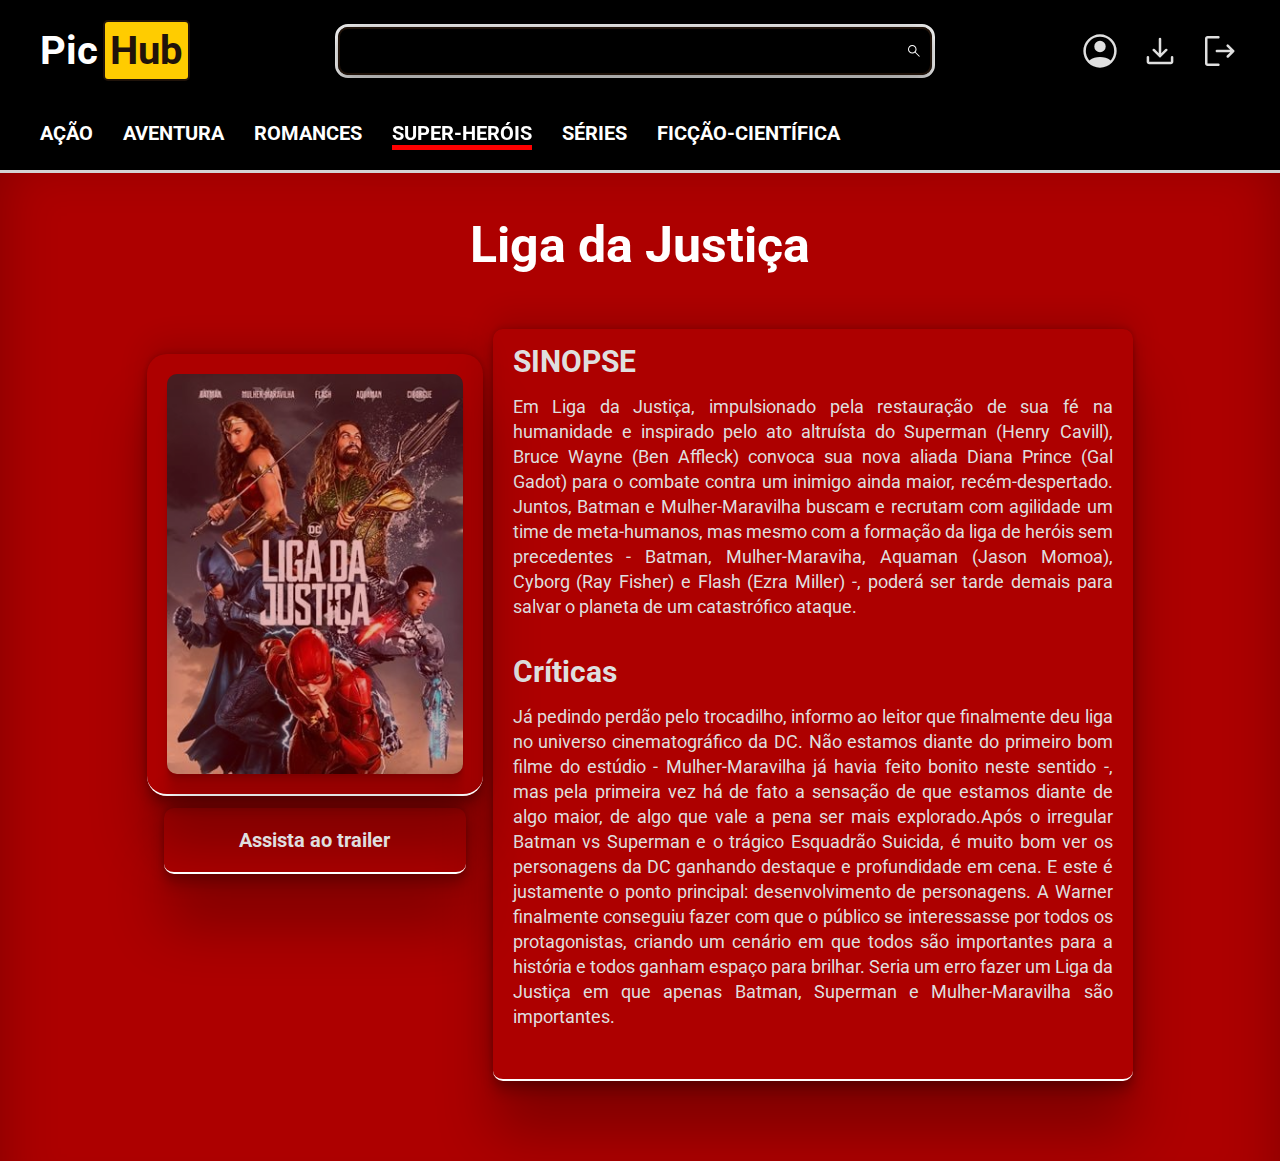
<file: pages/ligaDaJustica.html>
<!DOCTYPE html>
<html lang="pt-BR">

<head>
  <meta charset="UTF-8" />
  <meta name="viewport" content="width=device-width, initial-scale=1.0" />
  <link rel="preconnect" href="https://fonts.googleapis.com" />
  <link rel="preconnect" href="https://fonts.gstatic.com" crossorigin />
  <link href="https://fonts.googleapis.com/css2?family=Roboto:wght@400;700&display=swap" rel="stylesheet" />
  <link rel="shortcut icon" href="../assets/icone_pichub.svg" type="image/x-icon" />
  <link rel="stylesheet" href="../css/styles.css" />
  <title>PicHub</title>
</head>

<body>
 <header>
    <figure id="info-logo">
      <figcaption>Pic</figcaption>
      <a href="/">Hub</a>
    </figure>

    <div id="search-group">
      <input>
      <img src="../assets/icone_pesquisa.svg" alt="ícone de pesquisa" width="16px" />
    </div>


    <section id="icons-wrapper">
      <a href="#">
        <img src="../assets/icone_usuario.svg" alt="ícone de usuário" width="40px" />
      </a>
      <a href="https://pirate-bay-proxy.org/pt/">
        <img src="../assets/icone_download.svg" alt="ícone de logout" width="40px" />
      </a>
      <a href="#">
        <img src="../assets/icone_logout.svg" alt="ícone de logout" width="40px" />
      </a>
      <a href="#">
        <img src="../assets/icone_lista.svg" alt="ícone de lista" width="40px" />
      </a>
    </section>

    <nav id="wrapper-navigation">
      <ul>
        <li>
          <a>
            AÇÃO
          </a>
        </li>
        <li>
          <a>
            AVENTURA
          </a>
        </li>
        <li>
          <a>
            ROMANCES
          </a>
        </li>
        <li>
          <a>
            SUPER-HERÓIS
          </a>
        </li>
        <li>
          <a>
            SÉRIES
          </a>
        </li>
        <li>
          <a>
            FICÇÃO-CIENTÍFICA
          </a>
        </li>
      </ul>
    </nav>
  </header>
  <main>
    <h1>Liga da Justiça</h1>
    <section class="movie-main-box">
      <aside>
        <img src="../assets/dc/liga-da-justica.jpg" alt="Imagem do filme" />
        <a href="https://www.youtube.com/watch?v=B9_f_73-Yz0" target="_blank">Assista ao trailer</a>
      </aside>

      <section class="sinopse-box">
        <article>
          <h2>SINOPSE</h2>
          <p>
            Em Liga da Justiça, impulsionado pela restauração de sua fé na humanidade e inspirado pelo ato altruísta do
            Superman (Henry Cavill), Bruce Wayne (Ben Affleck) convoca sua nova aliada Diana Prince (Gal Gadot) para o
            combate contra um inimigo ainda maior, recém-despertado. Juntos, Batman e Mulher-Maravilha buscam e recrutam
            com agilidade um time de meta-humanos, mas mesmo com a formação da liga de heróis sem precedentes - Batman,
            Mulher-Maraviha, Aquaman (Jason Momoa), Cyborg (Ray Fisher) e Flash (Ezra Miller) -, poderá ser tarde demais
            para salvar o planeta de um catastrófico ataque.
          </p>
        </article>
        <article>
          <h2>Críticas</h2>

          <p>
            Já pedindo perdão pelo trocadilho, informo ao leitor que finalmente deu liga no universo cinematográfico da
            DC. Não estamos diante do primeiro bom filme do estúdio - Mulher-Maravilha já havia feito bonito neste
            sentido -, mas pela primeira vez há de fato a sensação de que estamos diante de algo maior, de algo que vale
            a pena ser mais explorado.Após o irregular Batman vs Superman e o trágico Esquadrão Suicida, é muito bom ver
            os personagens da DC ganhando destaque e profundidade em cena. E este é justamente o ponto principal:
            desenvolvimento de personagens. A Warner finalmente conseguiu fazer com que o público se interessasse por
            todos os protagonistas, criando um cenário em que todos são importantes para a história e todos ganham
            espaço para brilhar. Seria um erro fazer um Liga da Justiça em que apenas Batman, Superman e
            Mulher-Maravilha são importantes.
          </p>
        </article>
      </section>
  </main>
</body>

</html>
</file>
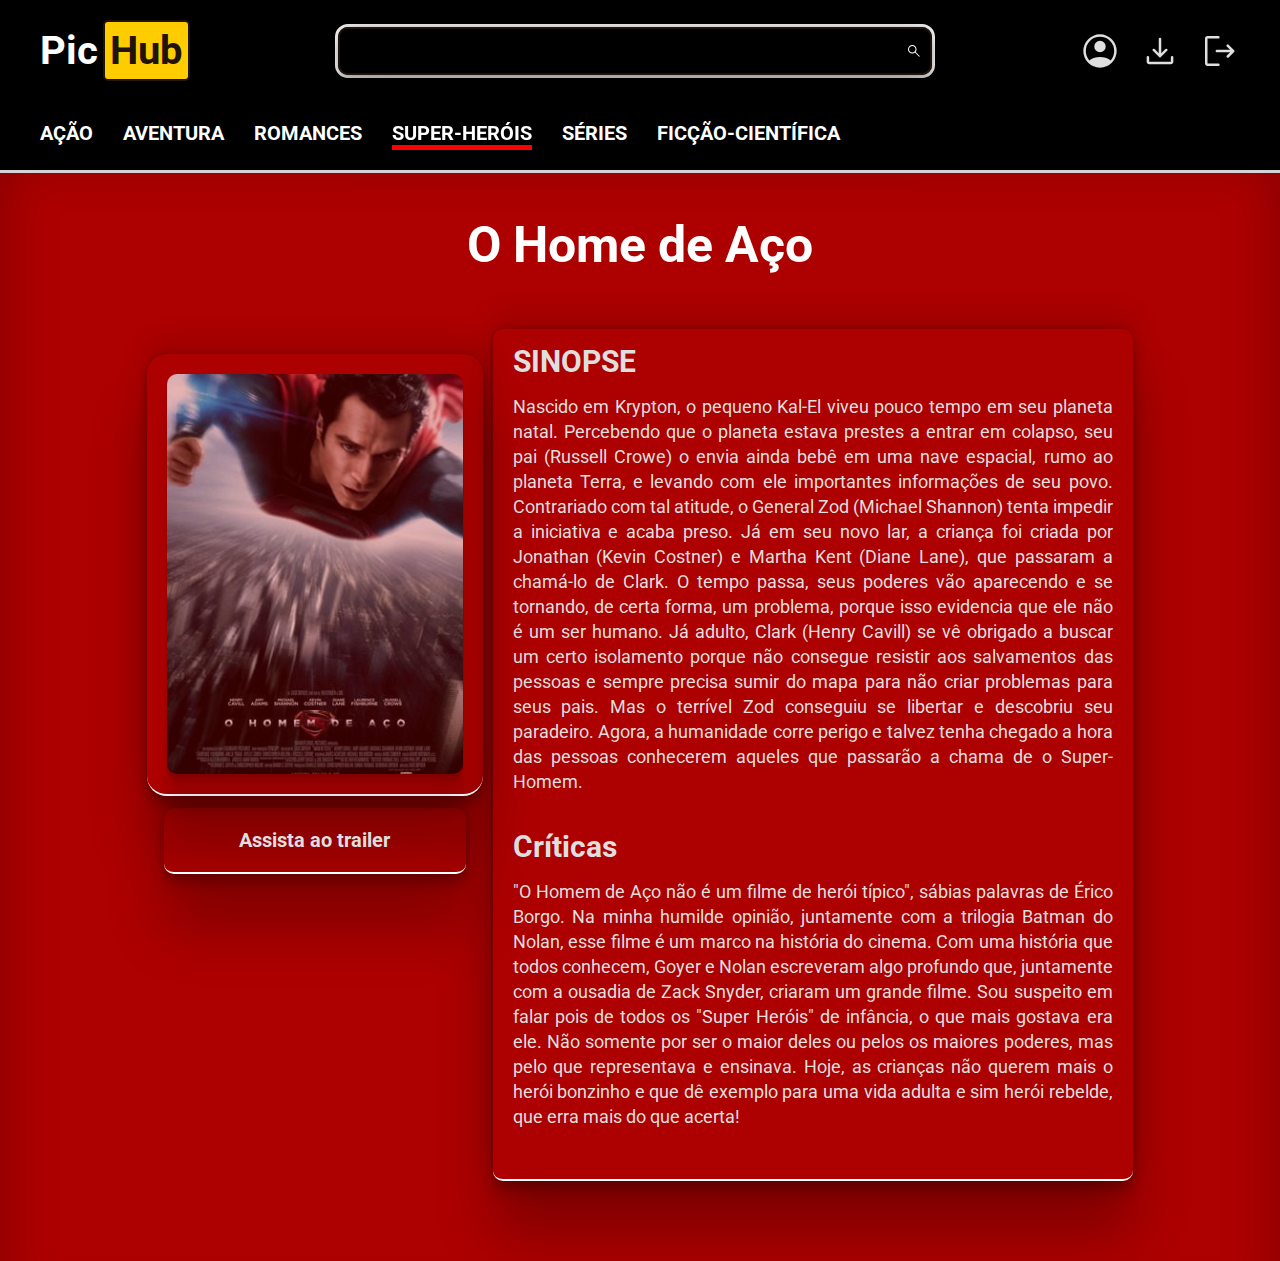
<file: pages/superMan.html>
<!DOCTYPE html>
<html lang="pt-BR">

<head>
  <meta charset="UTF-8" />
  <meta name="viewport" content="width=device-width, initial-scale=1.0" />
  <link rel="preconnect" href="https://fonts.googleapis.com" />
  <link rel="preconnect" href="https://fonts.gstatic.com" crossorigin />
  <link href="https://fonts.googleapis.com/css2?family=Roboto:wght@400;700&display=swap" rel="stylesheet" />
  <link rel="shortcut icon" href="../assets/icone_pichub.svg" type="image/x-icon" />
  <link rel="stylesheet" href="../css/styles.css" />
  <title>PicHub</title>
</head>

<body>
 <header>
    <figure id="info-logo">
      <figcaption>Pic</figcaption>
      <a href="/">Hub</a>
    </figure>

    <div id="search-group">
      <input>
      <img src="../assets/icone_pesquisa.svg" alt="ícone de pesquisa" width="16px" />
    </div>


    <section id="icons-wrapper">
      <a href="#">
        <img src="../assets/icone_usuario.svg" alt="ícone de usuário" width="40px" />
      </a>
      <a href="https://pirate-bay-proxy.org/pt/">
        <img src="../assets/icone_download.svg" alt="ícone de logout" width="40px" />
      </a>
      <a href="#">
        <img src="../assets/icone_logout.svg" alt="ícone de logout" width="40px" />
      </a>
      <a href="#">
        <img src="../assets/icone_lista.svg" alt="ícone de lista" width="40px" />
      </a>
    </section>

    <nav id="wrapper-navigation">
      <ul>
        <li>
          <a>
            AÇÃO
          </a>
        </li>
        <li>
          <a>
            AVENTURA
          </a>
        </li>
        <li>
          <a>
            ROMANCES
          </a>
        </li>
        <li>
          <a>
            SUPER-HERÓIS
          </a>
        </li>
        <li>
          <a>
            SÉRIES
          </a>
        </li>
        <li>
          <a>
            FICÇÃO-CIENTÍFICA
          </a>
        </li>
      </ul>
    </nav>
  </header>
  <main>
    <h1>O Home de Aço</h1>
    <section class="movie-main-box">
      <aside>
        <img src="../assets/dc/superman.jpg" alt="Imagem do filme" />
        <a href="https://www.youtube.com/watch?v=B9_f_73-Yz0" target="_blank">Assista ao trailer</a>
      </aside>

      <section class="sinopse-box">
        <article>
          <h2>SINOPSE</h2>
          <p>
            Nascido em Krypton, o pequeno Kal-El viveu pouco tempo em seu planeta natal. Percebendo que o planeta estava
            prestes a entrar em colapso, seu pai (Russell Crowe) o envia ainda bebê em uma nave espacial, rumo ao
            planeta
            Terra, e levando com ele importantes informações de seu povo. Contrariado com tal atitude, o General Zod
            (Michael Shannon) tenta impedir a iniciativa e acaba preso. Já em seu novo lar, a criança foi criada por
            Jonathan (Kevin Costner) e Martha Kent (Diane Lane), que passaram a chamá-lo de Clark. O tempo passa, seus
            poderes vão aparecendo e se tornando, de certa forma, um problema, porque isso evidencia que ele não é um
            ser
            humano. Já adulto, Clark (Henry Cavill) se vê obrigado a buscar um certo isolamento porque não consegue
            resistir aos salvamentos das pessoas e sempre precisa sumir do mapa para não criar problemas para seus pais.
            Mas o terrível Zod conseguiu se libertar e descobriu seu paradeiro. Agora, a humanidade corre perigo e
            talvez
            tenha chegado a hora das pessoas conhecerem aqueles que passarão a chama de o Super-Homem.
          </p>
        </article>
        <article>
          <h2>Críticas</h2>

          <p>
            "O Homem de Aço não é um filme de herói típico", sábias palavras de Érico Borgo. Na minha humilde opinião,
            juntamente com a trilogia Batman do Nolan, esse filme é um marco na história do cinema. Com uma história que
            todos conhecem, Goyer e Nolan escreveram algo profundo que, juntamente com a ousadia de Zack Snyder, criaram
            um grande filme.
            Sou suspeito em falar pois de todos os "Super Heróis" de infância, o que mais gostava era ele. Não somente
            por
            ser o maior deles ou pelos os maiores poderes, mas pelo que representava e ensinava. Hoje, as crianças não
            querem mais o herói bonzinho e que dê exemplo para uma vida adulta e sim herói rebelde, que erra mais do que
            acerta!
          </p>
        </article>
      </section>
  </main>
</body>

</html>
</file>
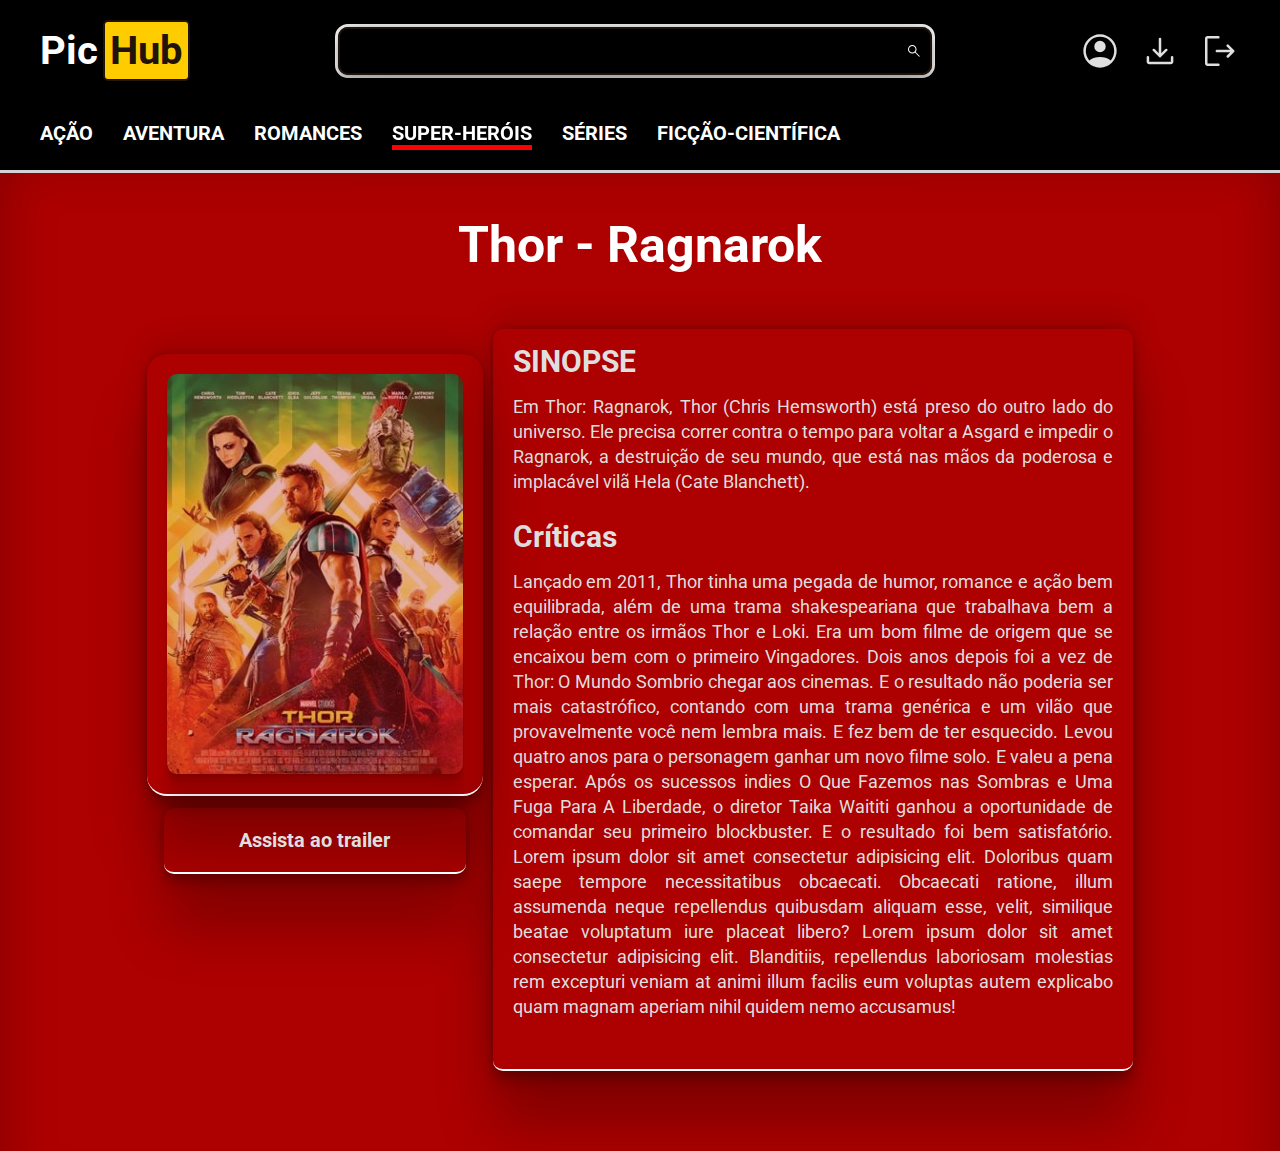
<file: pages/thor.html>
<!DOCTYPE html>
<html lang="pt-BR">

<head>
  <meta charset="UTF-8" />
  <meta name="viewport" content="width=device-width, initial-scale=1.0" />
  <link rel="preconnect" href="https://fonts.googleapis.com" />
  <link rel="preconnect" href="https://fonts.gstatic.com" crossorigin />
  <link href="https://fonts.googleapis.com/css2?family=Roboto:wght@400;700&display=swap" rel="stylesheet" />
  <link rel="shortcut icon" href="../assets/icone_pichub.svg" type="image/x-icon" />
  <link rel="stylesheet" href="../css/styles.css" />
  <title>PicHub</title>
</head>

<body>
 <header>
    <figure id="info-logo">
      <figcaption>Pic</figcaption>
      <a href="/">Hub</a>
    </figure>

    <div id="search-group">
      <input>
      <img src="../assets/icone_pesquisa.svg" alt="ícone de pesquisa" width="16px" />
    </div>


    <section id="icons-wrapper">
      <a href="#">
        <img src="../assets/icone_usuario.svg" alt="ícone de usuário" width="40px" />
      </a>
      <a href="https://pirate-bay-proxy.org/pt/">
        <img src="../assets/icone_download.svg" alt="ícone de logout" width="40px" />
      </a>
      <a href="#">
        <img src="../assets/icone_logout.svg" alt="ícone de logout" width="40px" />
      </a>
      <a href="#">
        <img src="../assets/icone_lista.svg" alt="ícone de lista" width="40px" />
      </a>
    </section>

    <nav id="wrapper-navigation">
      <ul>
        <li>
          <a>
            AÇÃO
          </a>
        </li>
        <li>
          <a>
            AVENTURA
          </a>
        </li>
        <li>
          <a>
            ROMANCES
          </a>
        </li>
        <li>
          <a>
            SUPER-HERÓIS
          </a>
        </li>
        <li>
          <a>
            SÉRIES
          </a>
        </li>
        <li>
          <a>
            FICÇÃO-CIENTÍFICA
          </a>
        </li>
      </ul>
    </nav>
  </header>
  <main>
    <h1>Thor - Ragnarok</h1>
    <section class="movie-main-box">
      <aside>
        <img src="../assets/marvel/thor.jpg" alt="Imagem do filme" />
        <a href="https://www.youtube.com/watch?v=B9_f_73-Yz0" target="_blank">Assista ao trailer</a>
      </aside>

      <section class="sinopse-box">
        <article>
          <h2>SINOPSE</h2>
          <p>
            Em Thor: Ragnarok, Thor (Chris Hemsworth) está preso do outro lado do universo. Ele precisa correr contra o
            tempo para voltar a Asgard e impedir o Ragnarok, a destruição de seu mundo, que está nas mãos da poderosa e
            implacável vilã Hela (Cate Blanchett).
          </p>
          <h2>Críticas</h2>

          <p>
            Lançado em 2011, Thor tinha uma pegada de humor, romance e ação bem equilibrada, além de uma trama
            shakespeariana que trabalhava bem a relação entre os irmãos Thor e Loki. Era um bom filme de origem que se
            encaixou bem com o primeiro Vingadores. Dois anos depois foi a vez de Thor: O Mundo Sombrio chegar aos
            cinemas. E o resultado não poderia ser mais catastrófico, contando com uma trama genérica e um vilão que
            provavelmente você nem lembra mais. E fez bem de ter esquecido. Levou quatro anos para o personagem ganhar
            um novo filme solo. E valeu a pena esperar. Após os sucessos indies O Que Fazemos nas Sombras e Uma Fuga
            Para A Liberdade, o diretor Taika Waititi ganhou a oportunidade de comandar seu primeiro blockbuster. E o
            resultado foi bem satisfatório. Lorem ipsum dolor sit amet consectetur adipisicing elit. Doloribus quam
            saepe tempore necessitatibus obcaecati. Obcaecati ratione, illum assumenda neque repellendus quibusdam
            aliquam esse, velit, similique beatae voluptatum iure placeat libero? Lorem ipsum dolor sit amet consectetur
            adipisicing elit. Blanditiis, repellendus laboriosam molestias rem excepturi veniam at animi illum facilis
            eum voluptas autem explicabo quam magnam aperiam nihil quidem nemo accusamus!
          </p>
        </article>
      </section>
  </main>
</body>

</html>
</file>
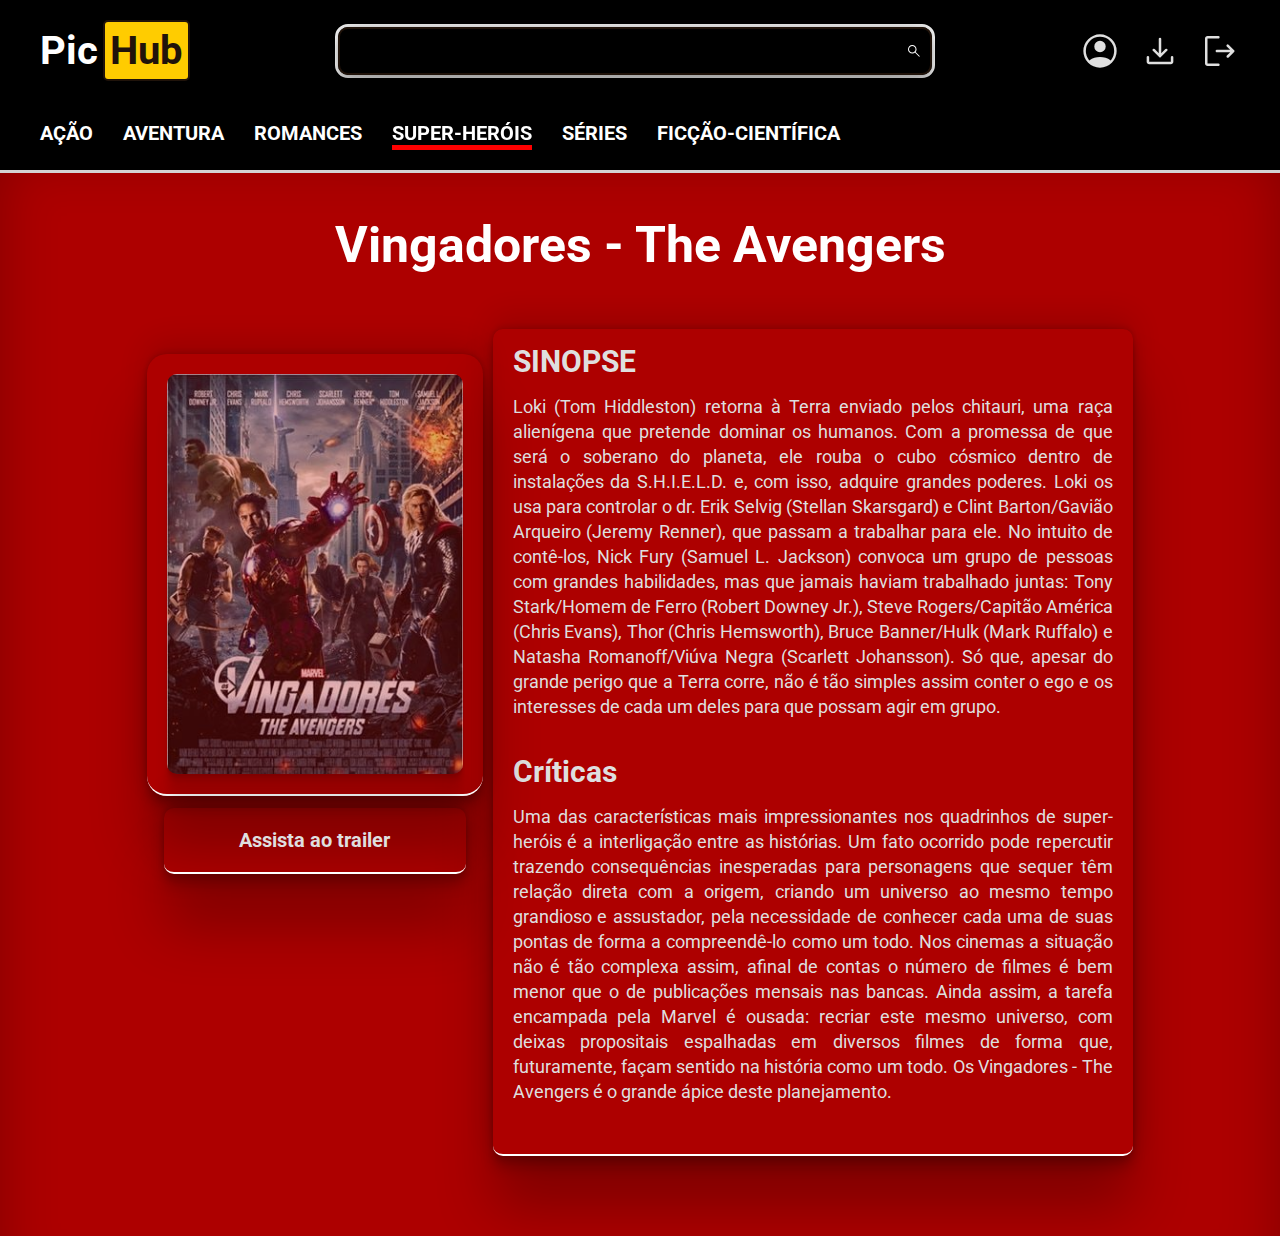
<file: pages/vingadores.html>
<!DOCTYPE html>
<html lang="pt-BR">

<head>
  <meta charset="UTF-8" />
  <meta name="viewport" content="width=device-width, initial-scale=1.0" />
  <link rel="preconnect" href="https://fonts.googleapis.com" />
  <link rel="preconnect" href="https://fonts.gstatic.com" crossorigin />
  <link href="https://fonts.googleapis.com/css2?family=Roboto:wght@400;700&display=swap" rel="stylesheet" />
  <link rel="shortcut icon" href="../assets/icone_pichub.svg" type="image/x-icon" />
  <link rel="stylesheet" href="../css/styles.css" />
  <title>PicHub</title>
</head>

<body>
 <header>
    <figure id="info-logo">
      <figcaption>Pic</figcaption>
      <a href="/">Hub</a>
    </figure>

    <div id="search-group">
      <input>
      <img src="../assets/icone_pesquisa.svg" alt="ícone de pesquisa" width="16px" />
    </div>


    <section id="icons-wrapper">
      <a href="#">
        <img src="../assets/icone_usuario.svg" alt="ícone de usuário" width="40px" />
      </a>
      <a href="https://pirate-bay-proxy.org/pt/">
        <img src="../assets/icone_download.svg" alt="ícone de logout" width="40px" />
      </a>
      <a href="#">
        <img src="../assets/icone_logout.svg" alt="ícone de logout" width="40px" />
      </a>
      <a href="#">
        <img src="../assets/icone_lista.svg" alt="ícone de lista" width="40px" />
      </a>
    </section>

    <nav id="wrapper-navigation">
      <ul>
        <li>
          <a>
            AÇÃO
          </a>
        </li>
        <li>
          <a>
            AVENTURA
          </a>
        </li>
        <li>
          <a>
            ROMANCES
          </a>
        </li>
        <li>
          <a>
            SUPER-HERÓIS
          </a>
        </li>
        <li>
          <a>
            SÉRIES
          </a>
        </li>
        <li>
          <a>
            FICÇÃO-CIENTÍFICA
          </a>
        </li>
      </ul>
    </nav>
  </header>

  <main>
    <h1>Vingadores - The Avengers</h1>
    <section class="movie-main-box">
      <aside>
        <img src="../assets/marvel/vingadores.jpg" alt="Imagem do filme" />
        <a href="https://www.youtube.com/watch?v=B9_f_73-Yz0" target="_blank">Assista ao trailer</a>
      </aside>

      <section class="sinopse-box">
        <article>
          <h2>SINOPSE</h2>
          <p>
            Loki (Tom Hiddleston) retorna à Terra enviado pelos chitauri, uma raça alienígena que pretende dominar os
            humanos. Com a promessa de que será o soberano do planeta, ele rouba o cubo cósmico dentro de instalações da
            S.H.I.E.L.D. e, com isso, adquire grandes poderes. Loki os usa para controlar o dr. Erik Selvig (Stellan
            Skarsgard) e Clint Barton/Gavião Arqueiro (Jeremy Renner), que passam a trabalhar para ele. No intuito de
            contê-los, Nick Fury (Samuel L. Jackson) convoca um grupo de pessoas com grandes habilidades, mas que jamais
            haviam trabalhado juntas: Tony Stark/Homem de Ferro (Robert Downey Jr.), Steve Rogers/Capitão América (Chris
            Evans), Thor (Chris Hemsworth), Bruce Banner/Hulk (Mark Ruffalo) e Natasha Romanoff/Viúva Negra (Scarlett
            Johansson). Só que, apesar do grande perigo que a Terra corre, não é tão simples assim conter o ego e os
            interesses de cada um deles para que possam agir em grupo.
          </p>
        </article>
        <article>
          <h2>Críticas</h2>

          <p>
            Uma das características mais impressionantes nos quadrinhos de super-heróis é a interligação entre as
            histórias. Um fato ocorrido pode repercutir trazendo consequências inesperadas para personagens que sequer
            têm
            relação direta com a origem, criando um universo ao mesmo tempo grandioso e assustador, pela necessidade de
            conhecer cada uma de suas pontas de forma a compreendê-lo como um todo. Nos cinemas a situação não é tão
            complexa assim, afinal de contas o número de filmes é bem menor que o de publicações mensais nas bancas.
            Ainda
            assim, a tarefa encampada pela Marvel é ousada: recriar este mesmo universo, com deixas propositais
            espalhadas
            em diversos filmes de forma que, futuramente, façam sentido na história como um todo. Os Vingadores - The
            Avengers é o grande ápice deste planejamento.
          </p>
        </article>
      </section>
  </main>

</body>

</html>
</file>
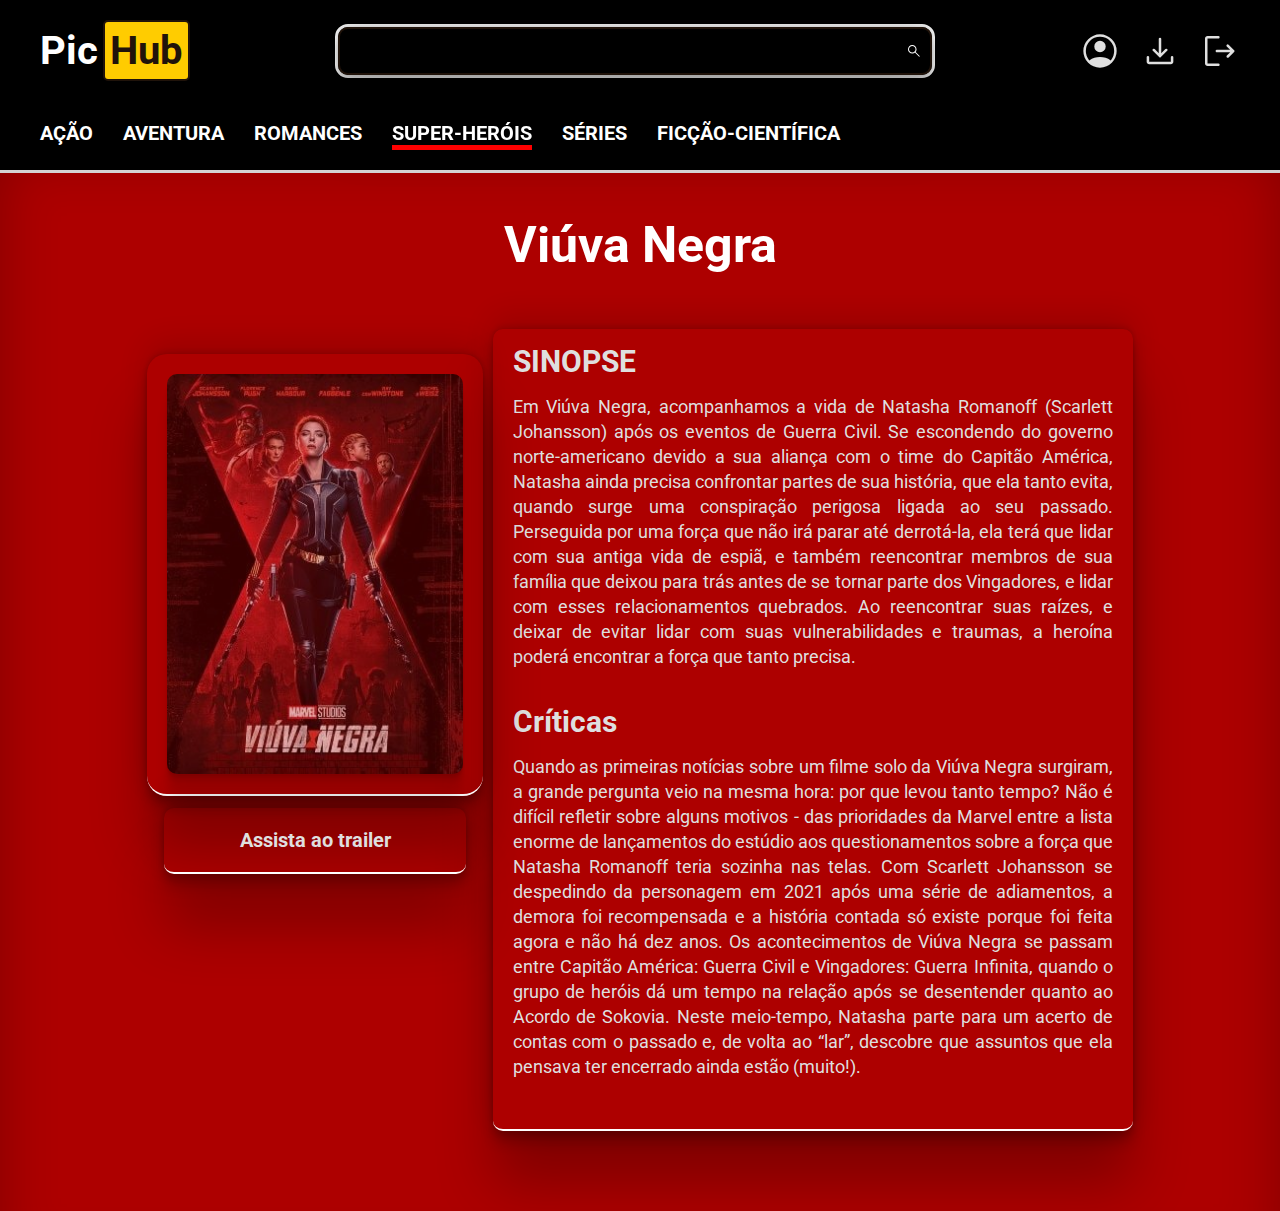
<file: pages/viuvaNegra.html>
<!DOCTYPE html>
<html lang="pt-BR">

<head>
  <meta charset="UTF-8" />
  <meta name="viewport" content="width=device-width, initial-scale=1.0" />
  <link rel="preconnect" href="https://fonts.googleapis.com" />
  <link rel="preconnect" href="https://fonts.gstatic.com" crossorigin />
  <link href="https://fonts.googleapis.com/css2?family=Roboto:wght@400;700&display=swap" rel="stylesheet" />
  <link rel="shortcut icon" href="../assets/icone_pichub.svg" type="image/x-icon" />
  <link rel="stylesheet" href="../css/styles.css" />
  <title>PicHub</title>
</head>

<body>
 <header>
    <figure id="info-logo">
      <figcaption>Pic</figcaption>
      <a href="/">Hub</a>
    </figure>

    <div id="search-group">
      <input>
      <img src="../assets/icone_pesquisa.svg" alt="ícone de pesquisa" width="16px" />
    </div>


    <section id="icons-wrapper">
      <a href="#">
        <img src="../assets/icone_usuario.svg" alt="ícone de usuário" width="40px" />
      </a>
      <a href="https://pirate-bay-proxy.org/pt/">
        <img src="../assets/icone_download.svg" alt="ícone de logout" width="40px" />
      </a>
      <a href="#">
        <img src="../assets/icone_logout.svg" alt="ícone de logout" width="40px" />
      </a>
      <a href="#">
        <img src="../assets/icone_lista.svg" alt="ícone de lista" width="40px" />
      </a>
    </section>

    <nav id="wrapper-navigation">
      <ul>
        <li>
          <a>
            AÇÃO
          </a>
        </li>
        <li>
          <a>
            AVENTURA
          </a>
        </li>
        <li>
          <a>
            ROMANCES
          </a>
        </li>
        <li>
          <a>
            SUPER-HERÓIS
          </a>
        </li>
        <li>
          <a>
            SÉRIES
          </a>
        </li>
        <li>
          <a>
            FICÇÃO-CIENTÍFICA
          </a>
        </li>
      </ul>
    </nav>
  </header>
  <main>
    <h1>Viúva Negra</h1>
    <section class="movie-main-box">
      <aside>
        <img src="../assets/marvel/viuva-negra.jpg" alt="Imagem do filme" />
        <a href="https://www.youtube.com/watch?v=B9_f_73-Yz0" target="_blank">Assista ao trailer</a>
      </aside>

      <section class="sinopse-box">
        <article>
          <h2>SINOPSE</h2>
          <p>
            Em Viúva Negra, acompanhamos a vida de Natasha Romanoff (Scarlett Johansson) após os eventos de Guerra
            Civil. Se escondendo do governo norte-americano devido a sua aliança com o time do Capitão América, Natasha
            ainda precisa confrontar partes de sua história, que ela tanto evita, quando surge uma conspiração perigosa
            ligada ao seu passado. Perseguida por uma força que não irá parar até derrotá-la, ela terá que lidar com sua
            antiga vida de espiã, e também reencontrar membros de sua família que deixou para trás antes de se tornar
            parte dos Vingadores, e lidar com esses relacionamentos quebrados. Ao reencontrar suas raízes, e deixar de
            evitar lidar com suas vulnerabilidades e traumas, a heroína poderá encontrar a força que tanto precisa.
          </p>
        </article>
        <article>
          <h2>Críticas</h2>

          <p>
            Quando as primeiras notícias sobre um filme solo da Viúva Negra surgiram, a grande pergunta veio na mesma
            hora: por que levou tanto tempo? Não é difícil refletir sobre alguns motivos - das prioridades da Marvel
            entre a lista enorme de lançamentos do estúdio aos questionamentos sobre a força que Natasha Romanoff teria
            sozinha nas telas. Com Scarlett Johansson se despedindo da personagem em 2021 após uma série de adiamentos,
            a demora foi recompensada e a história contada só existe porque foi feita agora e não há dez anos. Os
            acontecimentos de Viúva Negra se passam entre Capitão América: Guerra Civil e Vingadores: Guerra Infinita,
            quando o grupo de heróis dá um tempo na relação após se desentender quanto ao Acordo de Sokovia. Neste
            meio-tempo, Natasha parte para um acerto de contas com o passado e, de volta ao “lar”, descobre que assuntos
            que ela pensava ter encerrado ainda estão (muito!).
          </p>
        </article>
      </section>
  </main>
</body>

</html>
</file>
<file: css/styles.css>
* {
  margin: 0;
  padding: 0;
  box-sizing: border-box;
  font-family: 'Roboto', sans-serif;
}

::-webkit-scrollbar {
  width: 3px;
  height: 6px;
}

::-webkit-scrollbar-track {
  background: transparent;
  padding: 2px;
}

::-webkit-scrollbar-thumb {
  background-color: #000000;
}

body {
  height: 100%;
}

header {
  background-color: #000000;
  padding: 20px 40px;
  font-size: 40px;
  font-weight: 700;
  display: flex;
  align-items: center;
  justify-content: space-between;
  position: relative;
}

#info-logo figcaption {
  color: rgb(255, 255, 255);
}

#info-logo a {
  padding: 5px;
  background-color: #ffcc00;
  border-radius: 5px;
  text-decoration: none;
  color: #20130a;
  border: 2px solid #20130a;
}

header img, #info-logo {
  cursor: pointer;
}

#info-logo {
  display: flex;
  gap: 5px;
  align-items: center;
}

#search-group {
  display: flex;
  justify-content: end;
  align-items: center;
  position: relative;
  border: 3px solid #ffffff;
  border-radius: 13px;
  width: 50%;
}

#search-group img {
  position: absolute;
  right: 10px;
}

#search-group input {
  border-radius: 10px;
  background-color: #000000;
  color: #fff;
  width: 100%;
  font-size: 20px;
  font-weight: 700;
  letter-spacing: 1.2px;
  padding: 10px 30px 10px 20px;
  border: 2px solid #20130a;
  box-shadow: rgba(0, 0, 0, 0.25) 0px 54px 55px, rgba(0, 0, 0, 0.12) 0px -12px 30px, rgba(0, 0, 0, 0.12) 0px 4px 6px, rgba(0, 0, 0, 0.17) 0px 12px 13px, rgba(0, 0, 0, 0.09) 0px -3px 5px;
}

#icons-wrapper {
  gap: 20px;
  display: flex;
  align-items: center;
  justify-content: end;
}

#icons-wrapper a {
  display: flex;
  align-items: center;
}

#icons-wrapper a:last-child {
  display: none;
}

#wrapper-navigation {
  position: absolute;
  top: 100%;
  left: 0;
  border-bottom: 3px solid #d4d4d4;
  width: 100%;
  padding: 20px 40px;
  background-color: #000000;
}

#wrapper-navigation ul {
  list-style: none;
  display: flex;
  gap: 30px;
}

#wrapper-navigation li {
  color: #ffffff;
  font-size: 20px;
  cursor: pointer;
}

#wrapper-navigation li:nth-child(4) {
  border-bottom: 5px solid #ad0000;
  filter: brightness(1.8);
}

.movie-main-box section aside a:hover, #icons-wrapper img:hover {
  transform: scale(1.1);
  filter: brightness(1.8);
  transition: all .5s ease;
}

main {
  padding: 100px 0 80px;
  background-color: #ad0000;
  height: 100%;
  box-shadow: inset rgba(0, 0, 0, 0.25) 0px 54px 55px, rgba(0, 0, 0, 0.12) 0px -12px 30px, rgba(0, 0, 0, 0.12) 0px 4px 6px, rgba(0, 0, 0, 0.17) 0px 12px 13px, rgba(0, 0, 0, 0.09) 0px -3px 5px;
  display: flex;
  flex-direction: column;
  align-items: center;
  gap: 30px;
}

main h1 {
  color: #ffffff;
  position: relative;
  top: 15px;
  font-size: 50px;
}


.card-movie img {
  width: 170px;
  height: 230px;
  border-radius: 5px;
  box-shadow: rgba(0, 0, 0, 0.17) 0px -23px 25px 0px inset, rgba(0, 0, 0, 0.15) 0px -36px 30px 0px inset, rgba(0, 0, 0, 0.1) 0px -79px 40px 0px inset, rgba(0, 0, 0, 0.06) 0px 2px 1px, rgba(0, 0, 0, 0.09) 0px 4px 2px, rgba(0, 0, 0, 0.09) 0px 8px 4px, rgba(0, 0, 0, 0.09) 0px 16px 8px, rgba(0, 0, 0, 0.09) 0px 32px 16px;
  opacity: 0.7;
}

.card-movie img:hover, #info-logo a:hover, aside a:hover, #wrapper-navigation li:hover {
  transform: scale(1.1);
  opacity: 1;
  transition: all .5s ease;
}

.carousel {
  width: 80%;
  padding: 13px 40px 58px;
  display: flex;
  gap: 10px;
  overflow-x: auto;
  height: max-content;
  justify-content: start;
}

.movie-main-box {
  display: flex;
  margin: 40px auto 0;
  justify-content: center;
  gap: 10px;

}

.movie-main-box aside {
  margin-top: 25px;
  display: flex;
  flex-direction: column;
  align-items: center;
  gap: 10px;
  padding: 20px;
  border-radius: 20px;
  height: max-content;
  box-shadow: rgba(0, 0, 0, 0.25) 0px 54px 55px, rgba(0, 0, 0, 0.12) 0px -12px 30px, rgba(0, 0, 0, 0.12) 0px 4px 6px, rgba(0, 0, 0, 0.17) 0px 12px 13px, rgba(0, 0, 0, 0.09) 0px -3px 5px;
  position: relative;
  border-bottom: 2px solid #ffffff;
}

.movie-main-box aside img {
  border-radius: 10px;
  height: 400px;
  box-shadow: rgba(0, 0, 0, 0.17) 0px -23px 25px 0px inset, rgba(0, 0, 0, 0.15) 0px -36px 30px 0px inset, rgba(0, 0, 0, 0.1) 0px -79px 40px 0px inset, rgba(0, 0, 0, 0.06) 0px 2px 1px, rgba(0, 0, 0, 0.09) 0px 4px 2px, rgba(0, 0, 0, 0.09) 0px 8px 4px, rgba(0, 0, 0, 0.09) 0px 16px 8px, rgba(0, 0, 0, 0.09) 0px 32px 16px;
  opacity: 0.7;
}

.movie-main-box aside a {
  font-size: 20px;
  position: absolute;
  bottom: -80px;
  font-weight: 700;
  padding: 20px;
  border-radius: 10px;
  height: max-content;
  box-shadow: rgba(0, 0, 0, 0.25) 0px 54px 55px, rgba(0, 0, 0, 0.12) 0px -12px 30px, rgba(0, 0, 0, 0.12) 0px 4px 6px, rgba(0, 0, 0, 0.17) 0px 12px 13px, rgba(0, 0, 0, 0.09) 0px -3px 5px;
  width: 90%;
  display: flex;
  justify-content: center;
  text-decoration: none;
  color: #dfdfdf;
  border-bottom: 2px solid #ffffff;
}

.sinopse-box {
  display: flex;
  width: 50%;
  flex-direction: column;
  padding: 30px;
  gap: 10px;
  font-size: 18px;
  text-align: justify;
  line-height: 25px;
  padding: 20px;
  border-radius: 10px;
  height: max-content;
  box-shadow: rgba(0, 0, 0, 0.25) 0px 54px 55px, rgba(0, 0, 0, 0.12) 0px -12px 30px, rgba(0, 0, 0, 0.12) 0px 4px 6px, rgba(0, 0, 0, 0.17) 0px 12px 13px, rgba(0, 0, 0, 0.09) 0px -3px 5px;
  border-bottom: 2px solid #ffffff;
}

.sinopse-box h2 {
  color: #dfdfdf;
  font-size: 30px;
  margin-bottom: 20px;
}

.sinopse-box p {
  margin-bottom: 30px;
  color: #dfdfdf;
}

@media (max-width: 768px) {
  #search-group {
    display: none;
  }

  .movie-main-box {
    flex-direction: column;
    margin: 0 10% 0;
    align-items: center;
    gap: 100px;
    ;
  }

  .movie-main-box aside img {
    width: 200px;
    height: 280px;
  }

  .sinopse-box {
    width: 100%;
  }

  #wrapper-navigation {
    display: none;
  }

  #icons-wrapper a:last-child {
    display: flex;
  }

  main {
    padding-top: 30px;
  }
}
</file>
